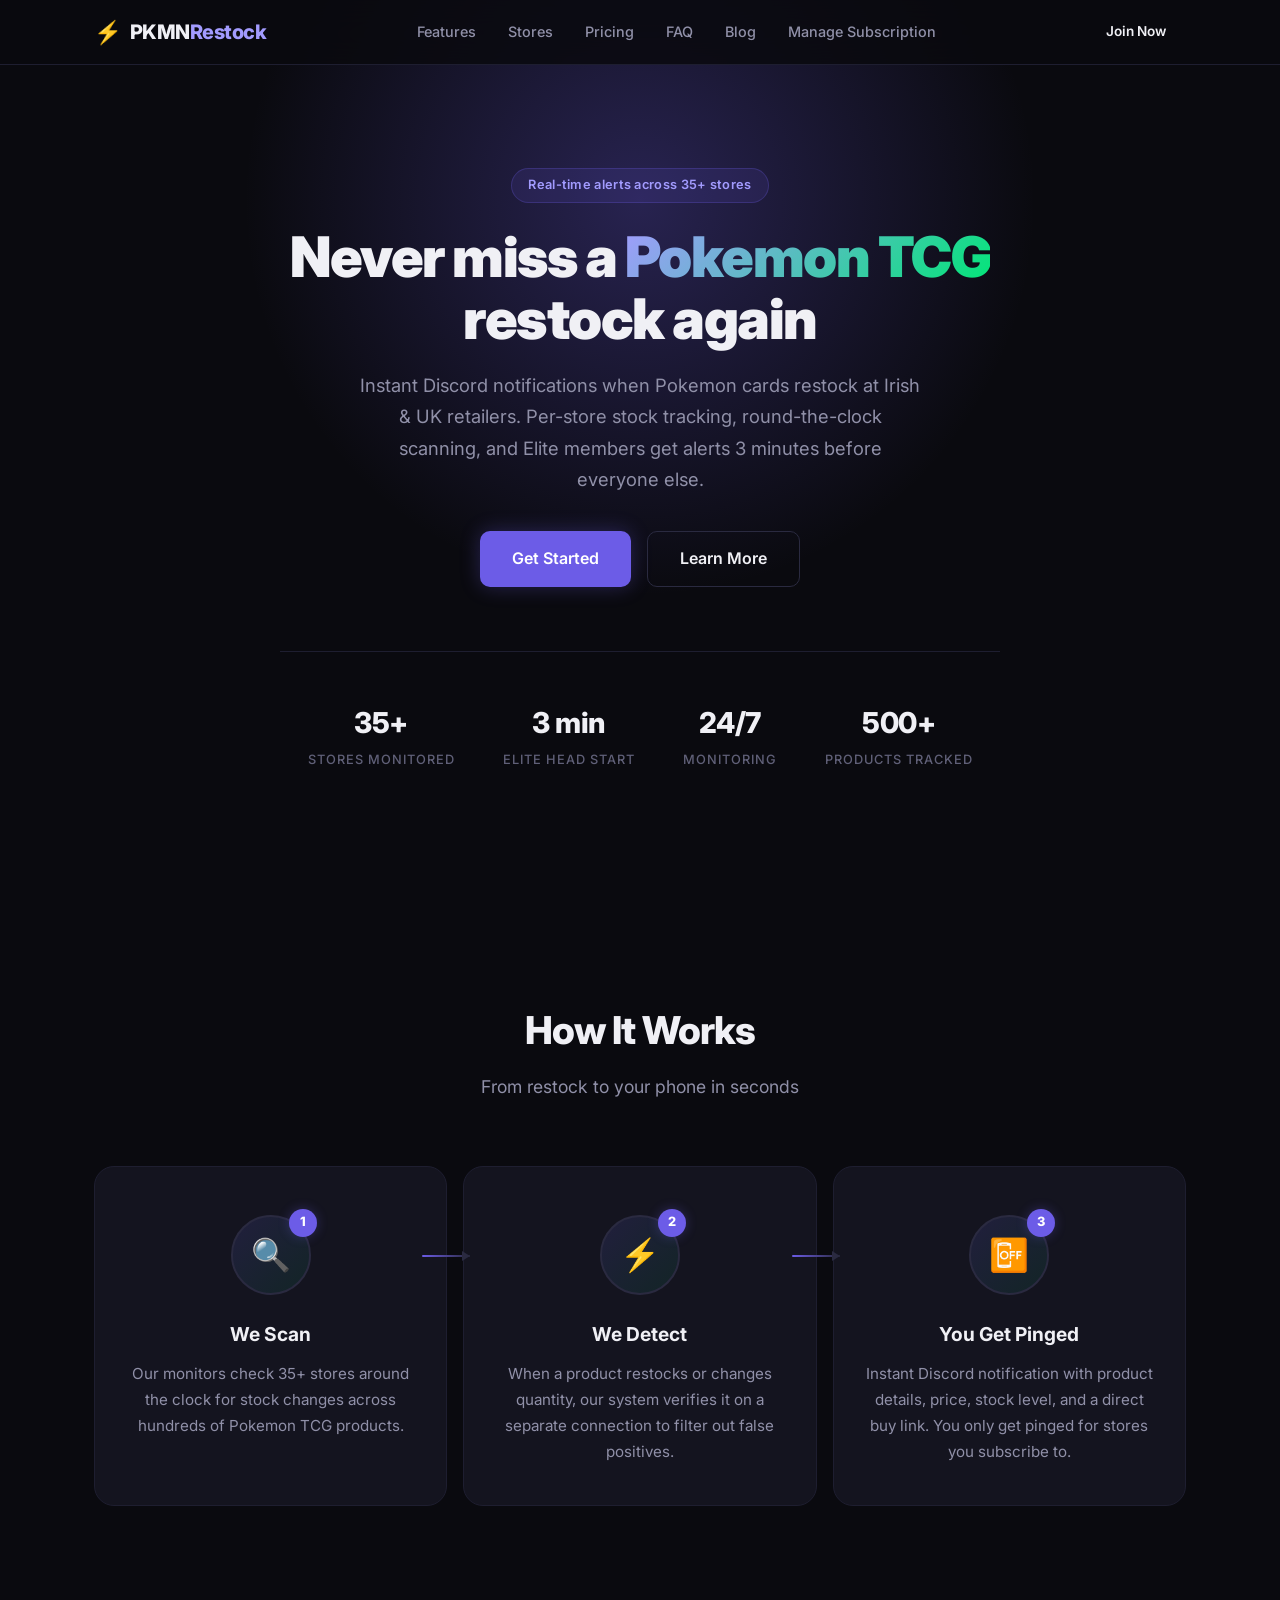
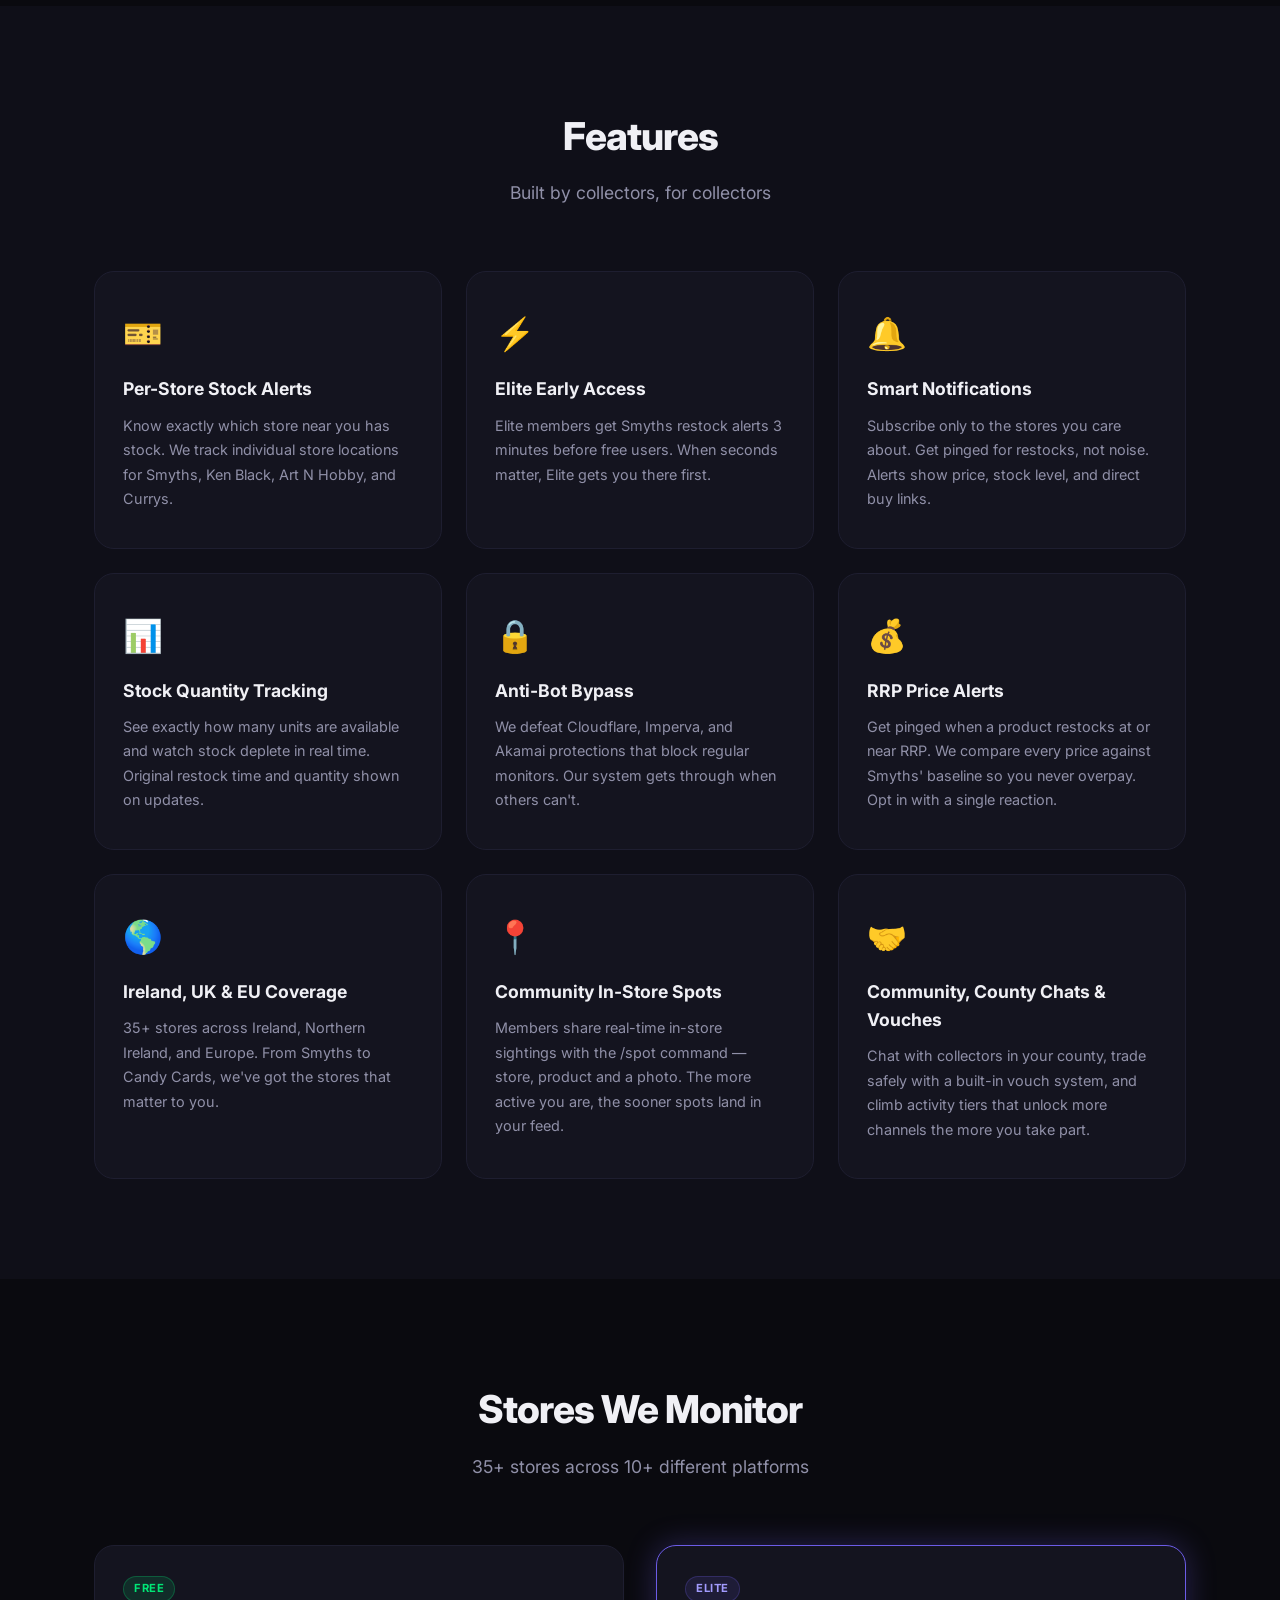
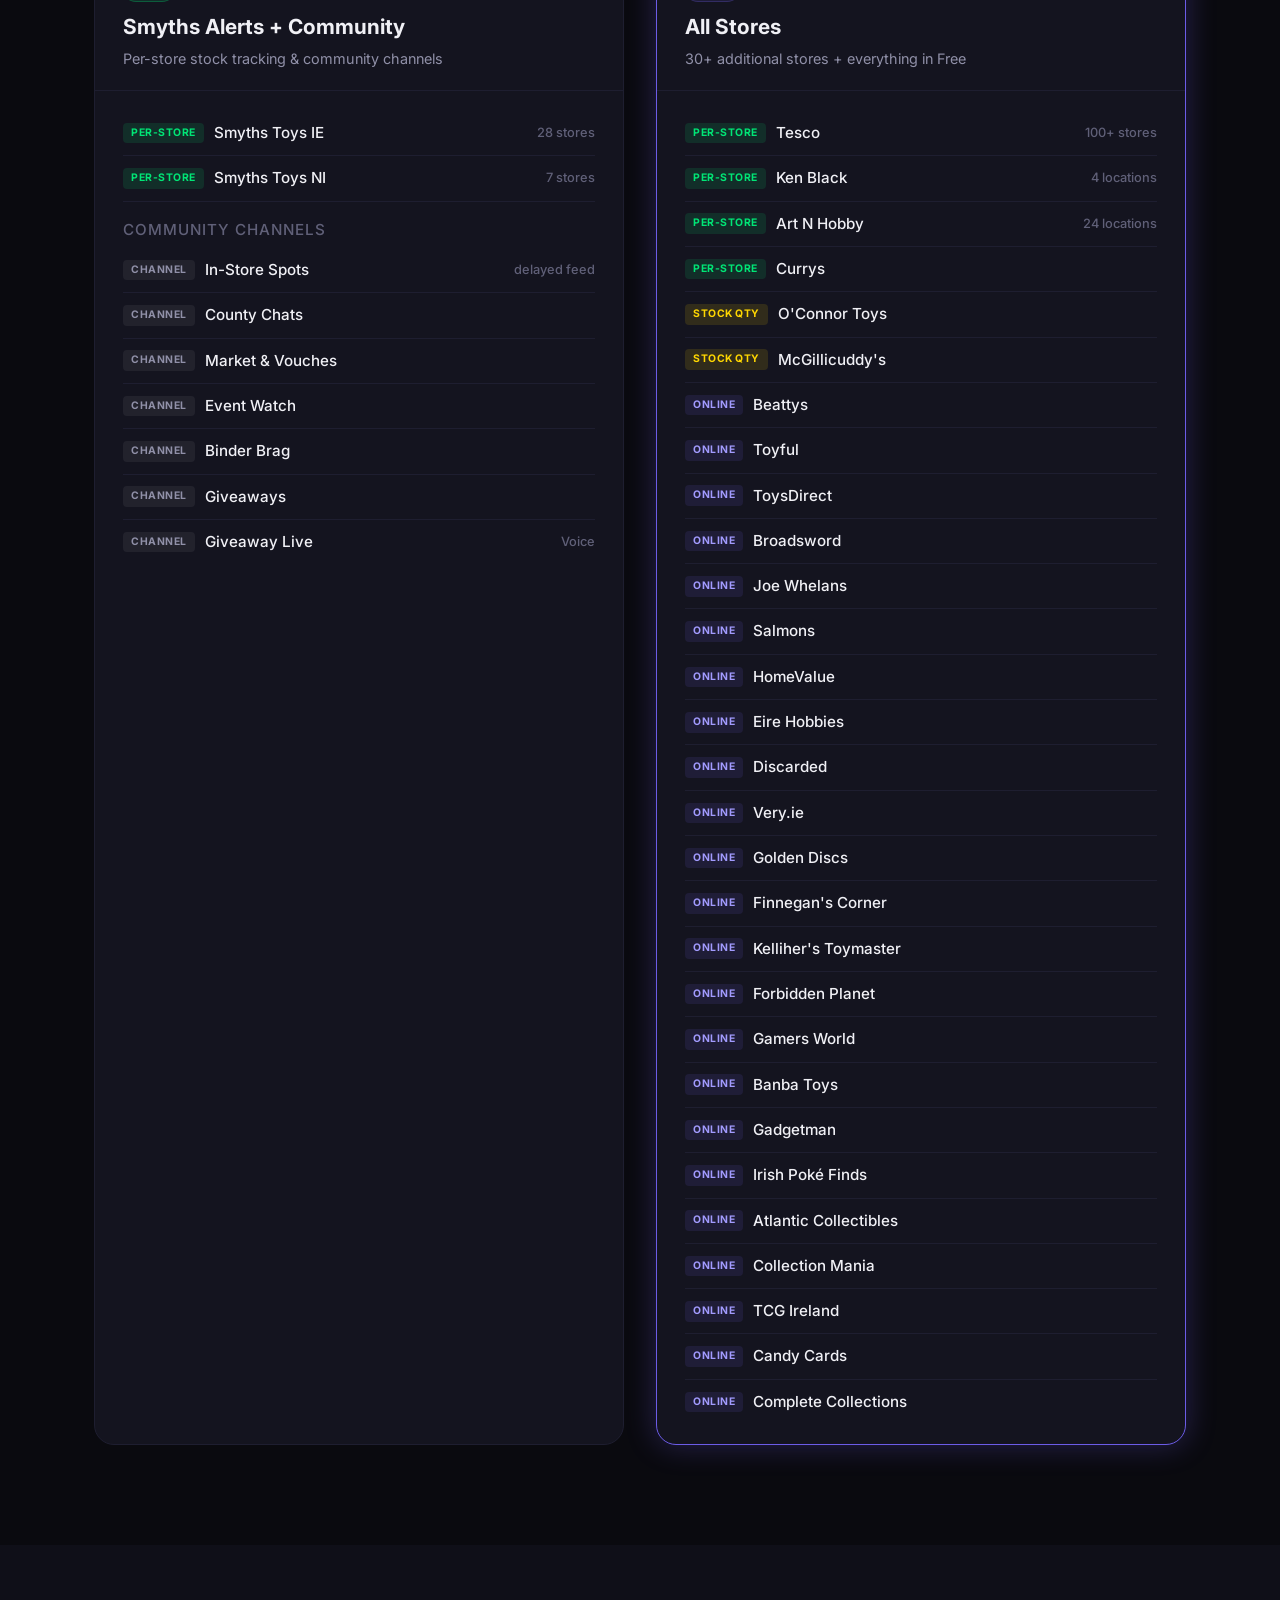
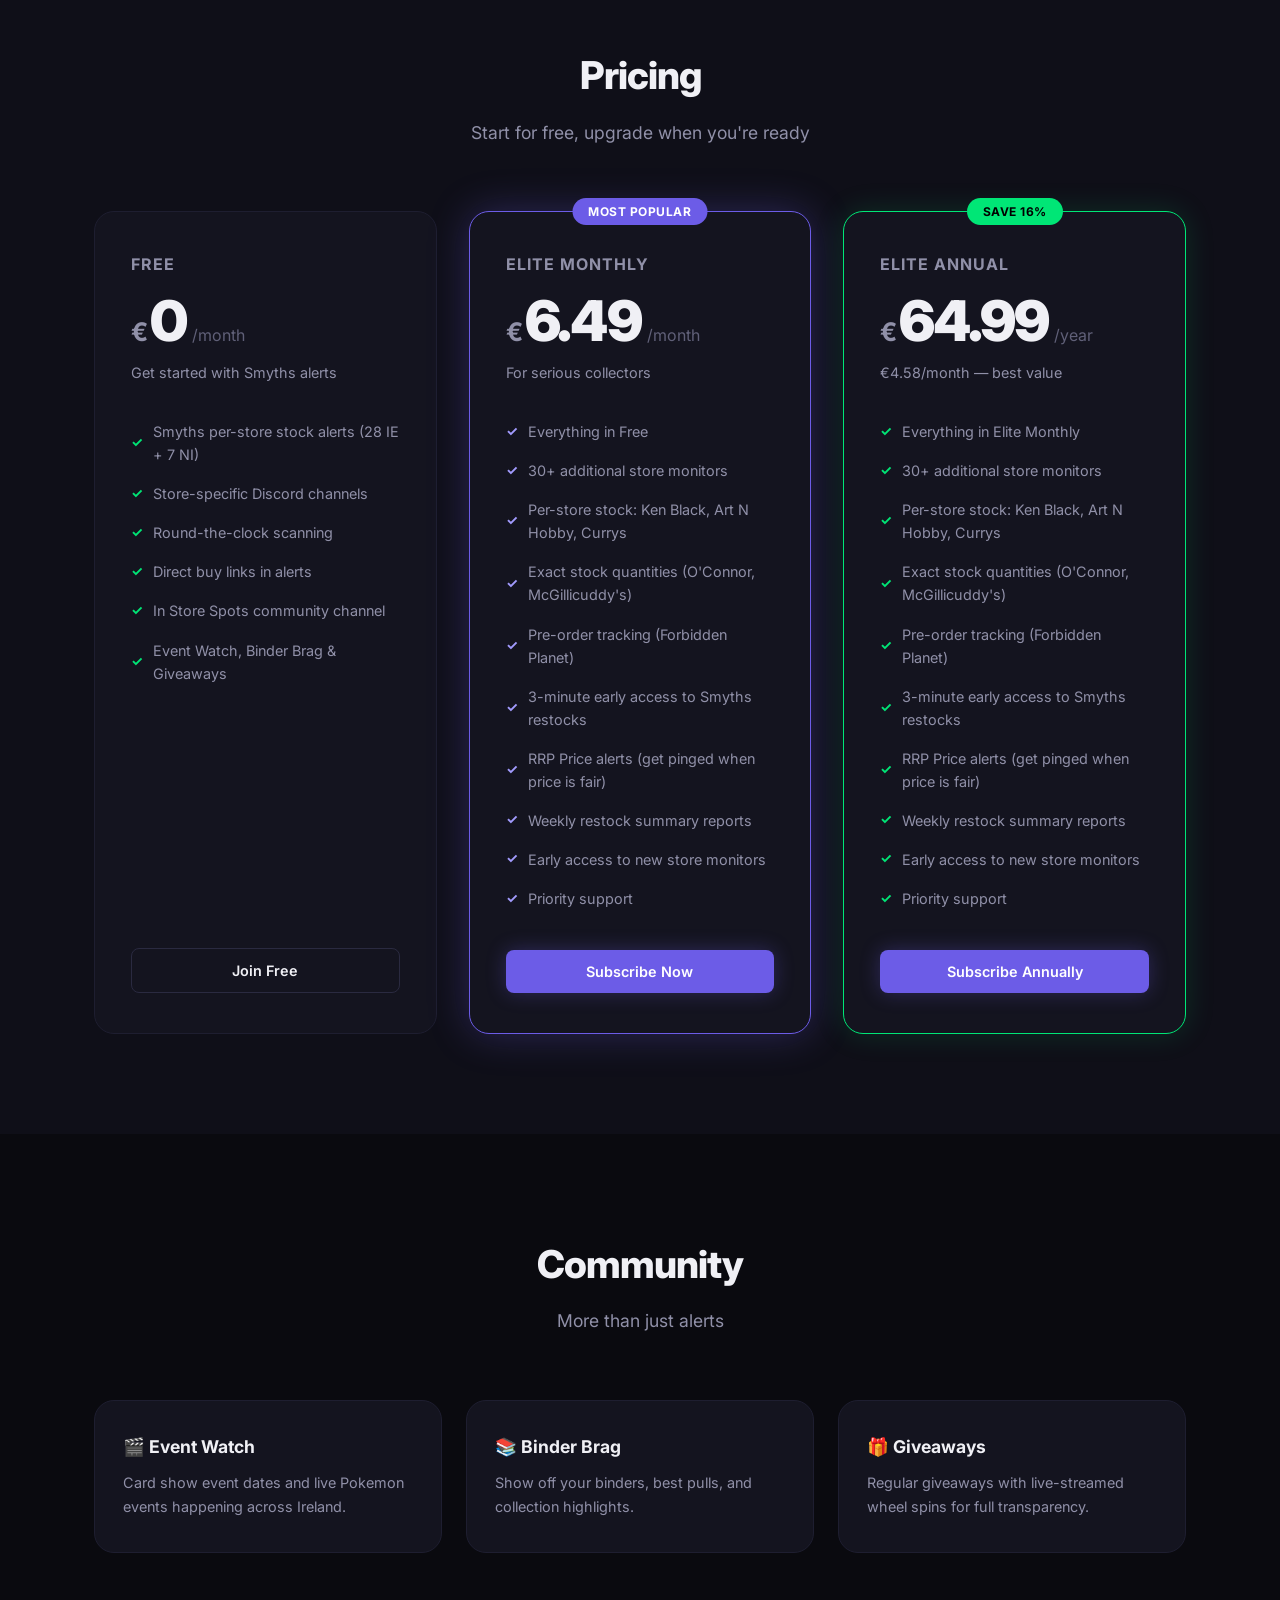
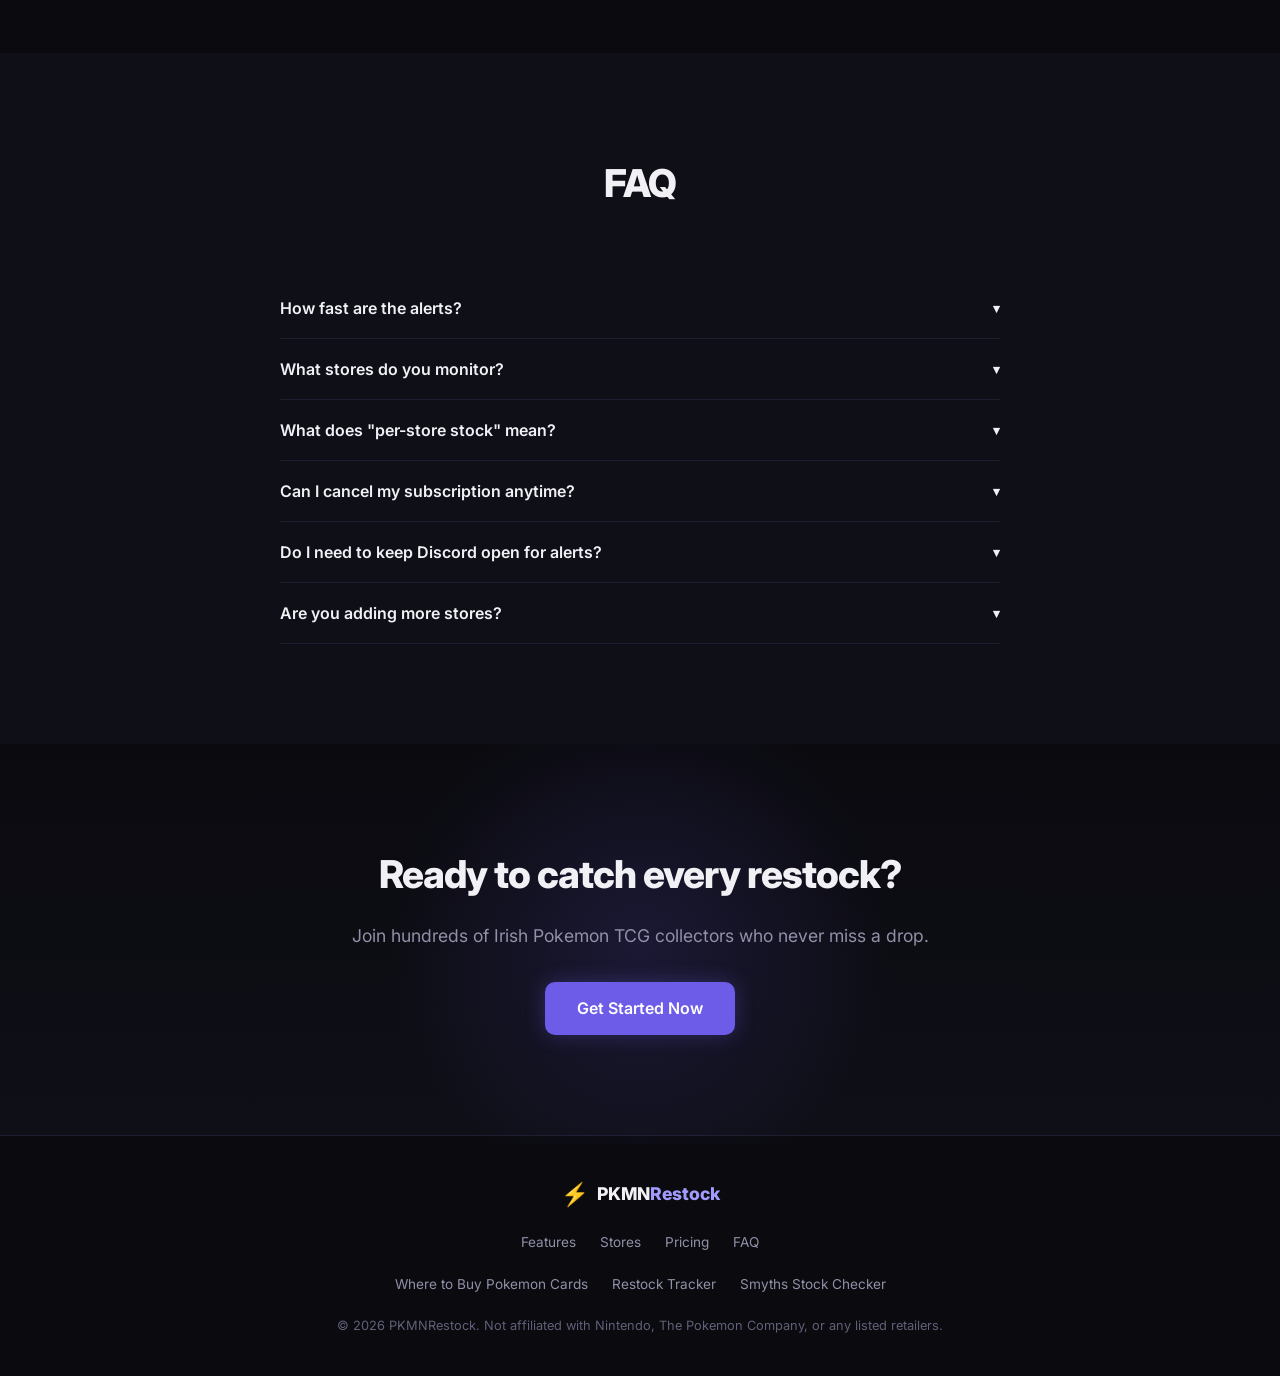
<file: index.html>
<!DOCTYPE html>
<html lang="en">
<head>
<!-- Google Tag Manager -->
<script>(function(w,d,s,l,i){w[l]=w[l]||[];w[l].push({'gtm.start':
new Date().getTime(),event:'gtm.js'});var f=d.getElementsByTagName(s)[0],
j=d.createElement(s),dl=l!='dataLayer'?'&l='+l:'';j.async=true;j.src=
'https://www.googletagmanager.com/gtm.js?id='+i+dl;f.parentNode.insertBefore(j,f);
})(window,document,'script','dataLayer','GTM-W5GQ55MK');</script>
<!-- End Google Tag Manager -->
    <meta charset="UTF-8">
    <meta name="viewport" content="width=device-width, initial-scale=1.0">
    <title>PKMN Restock - Pokemon TCG Restock Alerts for Ireland</title>
    <meta name="description" content="Real-time Pokemon TCG restock alerts for 35+ Irish & UK stores. Per-store stock tracking, Discord notifications, and more.">
    <meta property="og:title" content="PKMN Restock - Pokemon TCG Restock Alerts">
    <meta property="og:description" content="Never miss a Pokemon TCG restock in Ireland again. Real-time alerts from 35+ stores.">
    <meta property="og:type" content="website">
    <meta property="og:url" content="https://pkmnrestock.com">
    <link rel="preconnect" href="https://fonts.googleapis.com">
    <link rel="preconnect" href="https://fonts.gstatic.com" crossorigin>
    <link href="https://fonts.googleapis.com/css2?family=Inter:wght@400;500;600;700;800;900&display=swap" rel="stylesheet">
    <link rel="stylesheet" href="style.css?v=9">
</head>
<body>
<!-- Google Tag Manager (noscript) -->
<noscript><iframe src="https://www.googletagmanager.com/ns.html?id=GTM-W5GQ55MK"
height="0" width="0" style="display:none;visibility:hidden"></iframe></noscript>
<!-- End Google Tag Manager (noscript) -->

    <!-- Nav -->
    <nav class="nav">
        <div class="nav-inner">
            <a href="#" class="nav-logo">
                <span class="logo-icon">&#9889;</span>
                <span>PKMN<span class="logo-accent">Restock</span></span>
            </a>
            <div class="nav-links">
                <a href="#features">Features</a>
                <a href="#stores">Stores</a>
                <a href="#pricing">Pricing</a>
                <a href="#faq">FAQ</a>
                <a href="/blog/where-to-buy-pokemon-cards-ireland">Blog</a>
                <a href="https://billing.stripe.com/p/login/28E5kEewF97K9Ixa9f3F600" target="_blank">Manage Subscription</a>
            </div>
            <button class="hamburger" onclick="document.querySelector('.nav-links').classList.toggle('open')" aria-label="Menu">
                <span></span><span></span><span></span>
            </button>
            <a href="#pricing" class="btn btn-nav">Join Now</a>
        </div>
    </nav>

    <!-- Hero -->
    <section class="hero">
        <div class="hero-glow"></div>
        <div class="hero-content">
            <div class="hero-badge">Real-time alerts across 35+ stores</div>
            <h1>Never miss a <span class="text-gradient">Pokemon TCG</span> restock again</h1>
            <p class="hero-sub">Instant Discord notifications when Pokemon cards restock at Irish & UK retailers. Per-store stock tracking, round-the-clock scanning, and Elite members get alerts 3 minutes before everyone else.</p>
            <div class="hero-buttons">
                <a href="#pricing" class="btn btn-primary btn-lg">Get Started</a>
                <a href="#features" class="btn btn-outline btn-lg">Learn More</a>
            </div>
            <div class="hero-stats">
                <div class="stat">
                    <span class="stat-number">35+</span>
                    <span class="stat-label">Stores Monitored</span>
                </div>
                <div class="stat">
                    <span class="stat-number">3 min</span>
                    <span class="stat-label">Elite Head Start</span>
                </div>
                <div class="stat">
                    <span class="stat-number">24/7</span>
                    <span class="stat-label">Monitoring</span>
                </div>
                <div class="stat">
                    <span class="stat-number">500+</span>
                    <span class="stat-label">Products Tracked</span>
                </div>
            </div>
        </div>
    </section>

    <!-- How It Works -->
    <section class="section" id="how">
        <div class="container">
            <div class="section-header">
                <h2>How It Works</h2>
                <p>From restock to your phone in seconds</p>
            </div>
            <div class="steps">
                <div class="step">
                    <div class="step-icon-wrap">
                        <div class="step-icon">&#128269;</div>
                        <div class="step-number">1</div>
                    </div>
                    <div class="step-connector"></div>
                    <h3>We Scan</h3>
                    <p>Our monitors check 35+ stores around the clock for stock changes across hundreds of Pokemon TCG products.</p>
                </div>
                <div class="step">
                    <div class="step-icon-wrap">
                        <div class="step-icon">&#9889;</div>
                        <div class="step-number">2</div>
                    </div>
                    <div class="step-connector"></div>
                    <h3>We Detect</h3>
                    <p>When a product restocks or changes quantity, our system verifies it on a separate connection to filter out false positives.</p>
                </div>
                <div class="step">
                    <div class="step-icon-wrap">
                        <div class="step-icon">&#128244;</div>
                        <div class="step-number">3</div>
                    </div>
                    <h3>You Get Pinged</h3>
                    <p>Instant Discord notification with product details, price, stock level, and a direct buy link. You only get pinged for stores you subscribe to.</p>
                </div>
            </div>
        </div>
    </section>

    <!-- Features -->
    <section class="section section-dark" id="features">
        <div class="container">
            <div class="section-header">
                <h2>Features</h2>
                <p>Built by collectors, for collectors</p>
            </div>
            <div class="features-grid">
                <div class="feature-card">
                    <div class="feature-icon">&#127915;</div>
                    <h3>Per-Store Stock Alerts</h3>
                    <p>Know exactly which store near you has stock. We track individual store locations for Smyths, Ken Black, Art N Hobby, and Currys.</p>
                </div>
                <div class="feature-card">
                    <div class="feature-icon">&#9889;</div>
                    <h3>Elite Early Access</h3>
                    <p>Elite members get Smyths restock alerts 3 minutes before free users. When seconds matter, Elite gets you there first.</p>
                </div>
                <div class="feature-card">
                    <div class="feature-icon">&#128276;</div>
                    <h3>Smart Notifications</h3>
                    <p>Subscribe only to the stores you care about. Get pinged for restocks, not noise. Alerts show price, stock level, and direct buy links.</p>
                </div>
                <div class="feature-card">
                    <div class="feature-icon">&#128202;</div>
                    <h3>Stock Quantity Tracking</h3>
                    <p>See exactly how many units are available and watch stock deplete in real time. Original restock time and quantity shown on updates.</p>
                </div>
                <div class="feature-card">
                    <div class="feature-icon">&#128274;</div>
                    <h3>Anti-Bot Bypass</h3>
                    <p>We defeat Cloudflare, Imperva, and Akamai protections that block regular monitors. Our system gets through when others can't.</p>
                </div>
                <div class="feature-card">
                    <div class="feature-icon">&#128176;</div>
                    <h3>RRP Price Alerts</h3>
                    <p>Get pinged when a product restocks at or near RRP. We compare every price against Smyths' baseline so you never overpay. Opt in with a single reaction.</p>
                </div>
                <div class="feature-card">
                    <div class="feature-icon">&#127758;</div>
                    <h3>Ireland, UK &amp; EU Coverage</h3>
                    <p>35+ stores across Ireland, Northern Ireland, and Europe. From Smyths to Candy Cards, we've got the stores that matter to you.</p>
                </div>
                <div class="feature-card">
                    <div class="feature-icon">&#128205;</div>
                    <h3>Community In-Store Spots</h3>
                    <p>Members share real-time in-store sightings with the /spot command &mdash; store, product and a photo. The more active you are, the sooner spots land in your feed.</p>
                </div>
                <div class="feature-card">
                    <div class="feature-icon">&#129309;</div>
                    <h3>Community, County Chats &amp; Vouches</h3>
                    <p>Chat with collectors in your county, trade safely with a built-in vouch system, and climb activity tiers that unlock more channels the more you take part.</p>
                </div>
            </div>
        </div>
    </section>

    <!-- Stores -->
    <section class="section" id="stores">
        <div class="container">
            <div class="section-header">
                <h2>Stores We Monitor</h2>
                <p>35+ stores across 10+ different platforms</p>
            </div>
            <div class="tiers-comparison">
                <div class="tier-col">
                    <div class="tier-header tier-free">
                        <span class="tier-badge">Free</span>
                        <h3>Smyths Alerts + Community</h3>
                        <p>Per-store stock tracking &amp; community channels</p>
                    </div>
                    <ul class="store-list">
                        <li><span class="store-tag tag-perstore">Per-Store</span> Smyths Toys IE <span class="store-detail">28 stores</span></li>
                        <li><span class="store-tag tag-perstore">Per-Store</span> Smyths Toys NI <span class="store-detail">7 stores</span></li>
                        <li class="store-list-divider">Community Channels</li>
                        <li><span class="store-tag tag-community">Channel</span> In-Store Spots <span class="store-detail">delayed feed</span></li>
                        <li><span class="store-tag tag-community">Channel</span> County Chats</li>
                        <li><span class="store-tag tag-community">Channel</span> Market &amp; Vouches</li>
                        <li><span class="store-tag tag-community">Channel</span> Event Watch</li>
                        <li><span class="store-tag tag-community">Channel</span> Binder Brag</li>
                        <li><span class="store-tag tag-community">Channel</span> Giveaways</li>
                        <li><span class="store-tag tag-community">Channel</span> Giveaway Live <span class="store-detail">Voice</span></li>
                    </ul>
                </div>
                <div class="tier-col">
                    <div class="tier-header tier-paid">
                        <span class="tier-badge">Elite</span>
                        <h3>All Stores</h3>
                        <p>30+ additional stores + everything in Free</p>
                    </div>
                    <ul class="store-list">
                        <li><span class="store-tag tag-perstore">Per-Store</span> Tesco <span class="store-detail">100+ stores</span></li>
                        <li><span class="store-tag tag-perstore">Per-Store</span> Ken Black <span class="store-detail">4 locations</span></li>
                        <li><span class="store-tag tag-perstore">Per-Store</span> Art N Hobby <span class="store-detail">24 locations</span></li>
                        <li><span class="store-tag tag-perstore">Per-Store</span> Currys</li>
                        <li><span class="store-tag tag-qty">Stock Qty</span> O'Connor Toys</li>
                        <li><span class="store-tag tag-qty">Stock Qty</span> McGillicuddy's</li>
                        <li><span class="store-tag tag-online">Online</span> Beattys</li>
                        <li><span class="store-tag tag-online">Online</span> Toyful</li>
                        <li><span class="store-tag tag-online">Online</span> ToysDirect</li>
                        <li><span class="store-tag tag-online">Online</span> Broadsword</li>
                        <li><span class="store-tag tag-online">Online</span> Joe Whelans</li>
                        <li><span class="store-tag tag-online">Online</span> Salmons</li>
                        <li><span class="store-tag tag-online">Online</span> HomeValue</li>
                        <li><span class="store-tag tag-online">Online</span> Eire Hobbies</li>
                        <li><span class="store-tag tag-online">Online</span> Discarded</li>
                        <li><span class="store-tag tag-online">Online</span> Very.ie</li>
                        <li><span class="store-tag tag-online">Online</span> Golden Discs</li>
                        <li><span class="store-tag tag-online">Online</span> Finnegan's Corner</li>
                        <li><span class="store-tag tag-online">Online</span> Kelliher's Toymaster</li>
                        <li><span class="store-tag tag-online">Online</span> Forbidden Planet</li>
                        <li><span class="store-tag tag-online">Online</span> Gamers World</li>
                        <li><span class="store-tag tag-online">Online</span> Banba Toys</li>
                        <li><span class="store-tag tag-online">Online</span> Gadgetman</li>
                        <li><span class="store-tag tag-online">Online</span> Irish Poké Finds</li>
                        <li><span class="store-tag tag-online">Online</span> Atlantic Collectibles</li>
                        <li><span class="store-tag tag-online">Online</span> Collection Mania</li>
                        <li><span class="store-tag tag-online">Online</span> TCG Ireland</li>
                        <li><span class="store-tag tag-online">Online</span> Candy Cards</li>
                        <li><span class="store-tag tag-online">Online</span> Complete Collections</li>
                    </ul>
                </div>
            </div>
        </div>
    </section>

    <!-- Pricing -->
    <section class="section section-dark" id="pricing">
        <div class="container">
            <div class="section-header">
                <h2>Pricing</h2>
                <p>Start for free, upgrade when you're ready</p>
            </div>
            <div class="pricing-grid pricing-grid-3">
                <div class="price-card">
                    <div class="price-tier">Free</div>
                    <div class="price-amount">
                        <span class="price-currency">&euro;</span>
                        <span class="price-value">0</span>
                        <span class="price-period">/month</span>
                    </div>
                    <p class="price-desc">Get started with Smyths alerts</p>
                    <ul class="price-features">
                        <li>Smyths per-store stock alerts (28 IE + 7 NI)</li>
                        <li>Store-specific Discord channels</li>
                        <li>Round-the-clock scanning</li>
                        <li>Direct buy links in alerts</li>
                        <li>In Store Spots community channel</li>
                        <li>Event Watch, Binder Brag &amp; Giveaways</li>
                    </ul>
                    <a href="https://discord.gg/amVY47PHuM" class="btn btn-outline btn-block" target="_blank">Join Free</a>
                </div>
                <div class="price-card price-card-featured">
                    <div class="price-popular">Most Popular</div>
                    <div class="price-tier">Elite Monthly</div>
                    <div class="price-amount">
                        <span class="price-currency">&euro;</span>
                        <span class="price-value">6.49</span>
                        <span class="price-period">/month</span>
                    </div>
                    <p class="price-desc">For serious collectors</p>
                    <ul class="price-features">
                        <li>Everything in Free</li>
                        <li>30+ additional store monitors</li>
                        <li>Per-store stock: Ken Black, Art N Hobby, Currys</li>
                        <li>Exact stock quantities (O'Connor, McGillicuddy's)</li>
                        <li>Pre-order tracking (Forbidden Planet)</li>
                        <li>3-minute early access to Smyths restocks</li>
                        <li>RRP Price alerts (get pinged when price is fair)</li>
                        <li>Weekly restock summary reports</li>
                        <li>Early access to new store monitors</li>
                        <li>Priority support</li>
                    </ul>
                    <a href="https://buy.stripe.com/9B6cN660997KdYN2GN3F605" class="btn btn-primary btn-block" target="_blank">Subscribe Now</a>
                </div>
                <div class="price-card price-card-annual">
                    <div class="price-save">Save 16%</div>
                    <div class="price-tier">Elite Annual</div>
                    <div class="price-amount">
                        <span class="price-currency">&euro;</span>
                        <span class="price-value">64.99</span>
                        <span class="price-period">/year</span>
                    </div>
                    <p class="price-desc">&euro;4.58/month &mdash; best value</p>
                    <ul class="price-features">
                        <li>Everything in Elite Monthly</li>
                        <li>30+ additional store monitors</li>
                        <li>Per-store stock: Ken Black, Art N Hobby, Currys</li>
                        <li>Exact stock quantities (O'Connor, McGillicuddy's)</li>
                        <li>Pre-order tracking (Forbidden Planet)</li>
                        <li>3-minute early access to Smyths restocks</li>
                        <li>RRP Price alerts (get pinged when price is fair)</li>
                        <li>Weekly restock summary reports</li>
                        <li>Early access to new store monitors</li>
                        <li>Priority support</li>
                    </ul>
                    <a href="https://buy.stripe.com/4gMcN6fAJ4Ru3k9gxD3F604" class="btn btn-primary btn-block" id="checkout-annual-btn" target="_blank">Subscribe Annually</a>
                </div>
            </div>
        </div>
    </section>

    <!-- Community -->
    <section class="section" id="community">
        <div class="container">
            <div class="section-header">
                <h2>Community</h2>
                <p>More than just alerts</p>
            </div>
            <div class="community-grid">
                <div class="community-card">
                    <h3>&#127916; Event Watch</h3>
                    <p>Card show event dates and live Pokemon events happening across Ireland.</p>
                </div>
                <div class="community-card">
                    <h3>&#128218; Binder Brag</h3>
                    <p>Show off your binders, best pulls, and collection highlights.</p>
                </div>
                <div class="community-card">
                    <h3>&#127873; Giveaways</h3>
                    <p>Regular giveaways with live-streamed wheel spins for full transparency.</p>
                </div>
            </div>
        </div>
    </section>

    <!-- FAQ -->
    <section class="section section-dark" id="faq">
        <div class="container">
            <div class="section-header">
                <h2>FAQ</h2>
            </div>
            <div class="faq-list">
                <div class="faq-item">
                    <button class="faq-question" onclick="this.parentElement.classList.toggle('open')">
                        How fast are the alerts?
                        <span class="faq-arrow">&#9662;</span>
                    </button>
                    <div class="faq-answer">
                        <p>Our monitors scan around the clock. When a restock is detected, the Discord alert fires within seconds — and Elite members get Smyths alerts 3 minutes before free users. For Smyths, we also verify restocks on a separate connection to eliminate false positives.</p>
                    </div>
                </div>
                <div class="faq-item">
                    <button class="faq-question" onclick="this.parentElement.classList.toggle('open')">
                        What stores do you monitor?
                        <span class="faq-arrow">&#9662;</span>
                    </button>
                    <div class="faq-answer">
                        <p>We monitor 35+ stores across Ireland and the UK including Smyths Toys, Tesco, Ken Black, Art N Hobby, Currys, Very.ie, Golden Discs, Forbidden Planet, and many more. Free members get Smyths alerts, Elite members get all of them.</p>
                    </div>
                </div>
                <div class="faq-item">
                    <button class="faq-question" onclick="this.parentElement.classList.toggle('open')">
                        What does "per-store stock" mean?
                        <span class="faq-arrow">&#9662;</span>
                    </button>
                    <div class="faq-answer">
                        <p>For Smyths (35 locations), Ken Black (4 locations), Art N Hobby (24 locations), and Currys, we track stock at each individual store. You get pinged only for stores near you, not just "available online".</p>
                    </div>
                </div>
                <div class="faq-item">
                    <button class="faq-question" onclick="this.parentElement.classList.toggle('open')">
                        Can I cancel my subscription anytime?
                        <span class="faq-arrow">&#9662;</span>
                    </button>
                    <div class="faq-answer">
                        <p>Yes, you can cancel anytime. Your Elite access will remain active until the end of your current billing period. No questions asked.</p>
                    </div>
                </div>
                <div class="faq-item">
                    <button class="faq-question" onclick="this.parentElement.classList.toggle('open')">
                        Do I need to keep Discord open for alerts?
                        <span class="faq-arrow">&#9662;</span>
                    </button>
                    <div class="faq-answer">
                        <p>No. Discord sends push notifications to your phone even when the app is closed, as long as you have notifications enabled for the server. You'll get pinged the moment a restock is detected.</p>
                    </div>
                </div>
                <div class="faq-item">
                    <button class="faq-question" onclick="this.parentElement.classList.toggle('open')">
                        Are you adding more stores?
                        <span class="faq-arrow">&#9662;</span>
                    </button>
                    <div class="faq-answer">
                        <p>Yes, we're constantly adding new stores. Elite members get early access to new monitors as they're added. If there's a store you want monitored, let us know in the Discord.</p>
                    </div>
                </div>
            </div>
        </div>
    </section>

    <!-- CTA -->
    <section class="section cta-section">
        <div class="container">
            <div class="cta-content">
                <h2>Ready to catch every restock?</h2>
                <p>Join hundreds of Irish Pokemon TCG collectors who never miss a drop.</p>
                <a href="#pricing" class="btn btn-primary btn-lg">Get Started Now</a>
            </div>
        </div>
    </section>

    <!-- Footer -->
    <footer class="footer">
        <div class="container">
            <div class="footer-inner">
                <div class="footer-brand">
                    <span class="logo-icon">&#9889;</span>
                    <span>PKMN<span class="logo-accent">Restock</span></span>
                </div>
                <div class="footer-links">
                    <a href="#features">Features</a>
                    <a href="#stores">Stores</a>
                    <a href="#pricing">Pricing</a>
                    <a href="#faq">FAQ</a>
                </div>
                <div class="footer-links">
                    <a href="/blog/where-to-buy-pokemon-cards-ireland">Where to Buy Pokemon Cards</a>
                    <a href="/blog/pokemon-tcg-restock-tracker-ireland">Restock Tracker</a>
                    <a href="/blog/smyths-pokemon-stock-checker">Smyths Stock Checker</a>
                </div>
                <p class="footer-copy">&copy; 2026 PKMNRestock. Not affiliated with Nintendo, The Pokemon Company, or any listed retailers.</p>
            </div>
        </div>
    </footer>

</body>
</html>
</file>
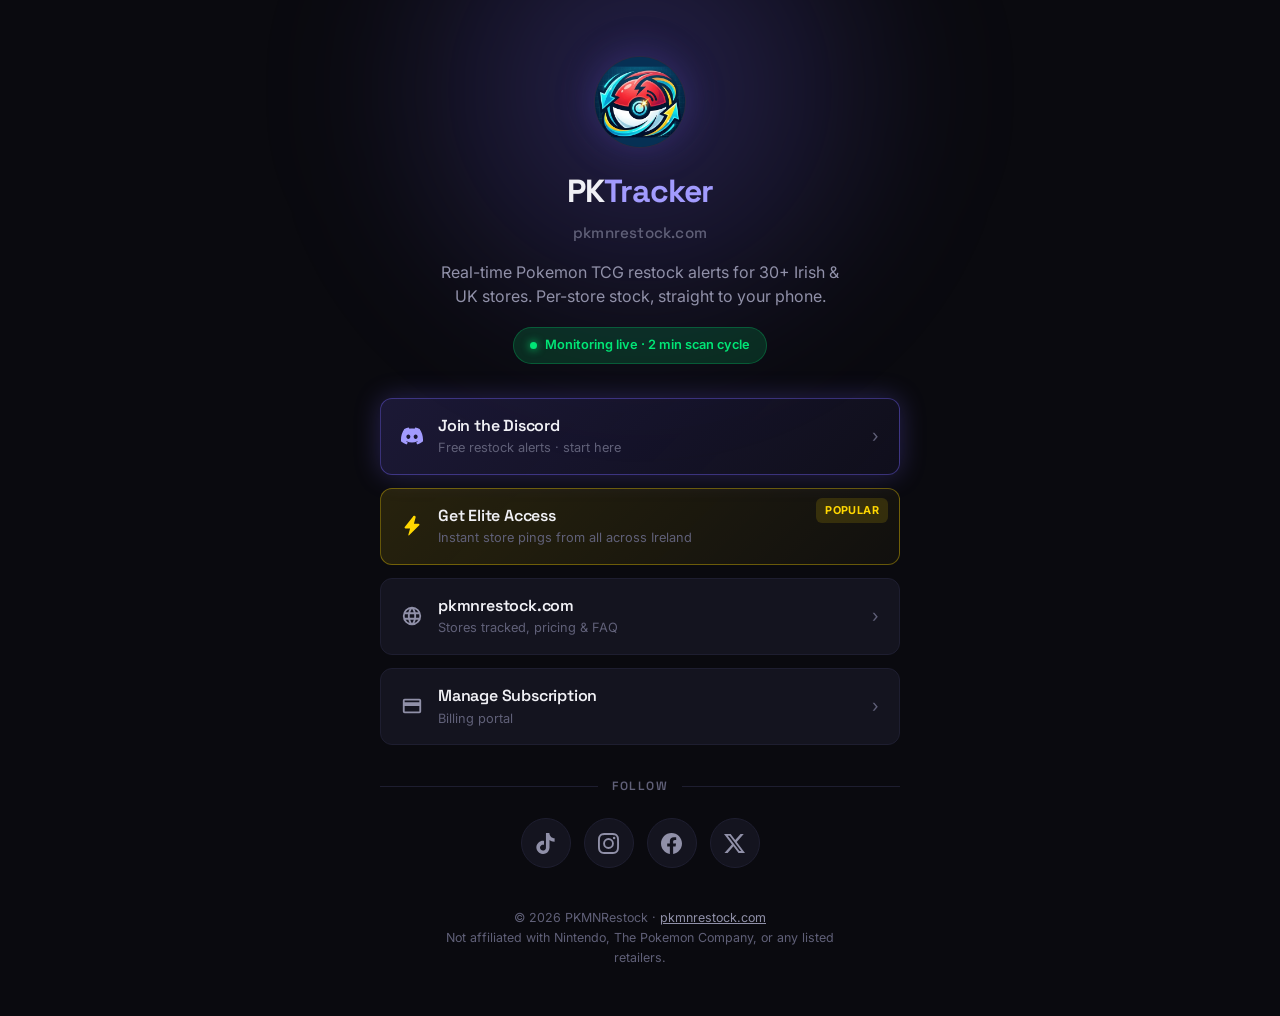
<file: links.html>
<!DOCTYPE html>
<html lang="en">
<head>
<!-- Google Tag Manager -->
<script>(function(w,d,s,l,i){w[l]=w[l]||[];w[l].push({'gtm.start':
new Date().getTime(),event:'gtm.js'});var f=d.getElementsByTagName(s)[0],
j=d.createElement(s),dl=l!='dataLayer'?'&l='+l:'';j.async=true;j.src=
'https://www.googletagmanager.com/gtm.js?id='+i+dl;f.parentNode.insertBefore(j,f);
})(window,document,'script','dataLayer','GTM-W5GQ55MK');</script>
<!-- End Google Tag Manager -->
    <meta charset="UTF-8">
    <meta name="viewport" content="width=device-width, initial-scale=1.0">
    <title>PK Tracker - All Links</title>
    <meta name="description" content="Every PK Tracker link in one place - Discord, TikTok, Instagram, and real-time Pokemon TCG restock alerts for Ireland &amp; UK.">
    <meta name="robots" content="index, follow">
    <link rel="canonical" href="https://pkmnrestock.com/links">
    <meta property="og:title" content="PK Tracker - All Links">
    <meta property="og:description" content="Every PK Tracker link in one place - Discord, socials, and Pokemon TCG restock alerts.">
    <meta property="og:type" content="website">
    <meta property="og:url" content="https://pkmnrestock.com/links">
    <link rel="preconnect" href="https://fonts.googleapis.com">
    <link rel="preconnect" href="https://fonts.gstatic.com" crossorigin>
    <link href="https://fonts.googleapis.com/css2?family=Inter:wght@400;500;600;700;800;900&family=Space+Grotesk:wght@500;600;700&display=swap" rel="stylesheet">
    <link rel="stylesheet" href="style.css?v=9">
    <style>
        /* ── Link-in-bio page ───────────────────────────────────────────── */
        .links-page {
            min-height: 100vh;
            display: flex;
            flex-direction: column;
            align-items: center;
            padding: 56px 20px 48px;
            position: relative;
            overflow: hidden;
        }

        /* Ambient glow, same treatment as the hero on the landing page */
        .links-glow {
            position: absolute;
            top: -220px;
            left: 50%;
            transform: translateX(-50%);
            width: 620px;
            height: 620px;
            background: radial-gradient(circle, var(--accent-glow) 0%, transparent 68%);
            filter: blur(60px);
            pointer-events: none;
            z-index: 0;
        }

        .links-inner {
            position: relative;
            z-index: 1;
            width: 100%;
            max-width: 520px;
            display: flex;
            flex-direction: column;
            align-items: center;
        }

        /* ── Profile header ─────────────────────────────────────────────── */
        .links-avatar {
            display: block;
            width: 92px;
            height: 92px;
            border-radius: 50%;
            object-fit: cover;
            background: var(--bg-card);
            border: 1px solid var(--border-light);
            box-shadow: 0 0 40px var(--accent-glow);
            margin-bottom: 18px;
        }

        .links-name {
            font-family: 'Space Grotesk', 'Inter', sans-serif;
            font-size: 2rem;
            font-weight: 700;
            letter-spacing: -1px;
            text-align: center;
        }

        .links-handle {
            font-family: 'Space Grotesk', 'Inter', sans-serif;
            font-size: 0.95rem;
            font-weight: 500;
            letter-spacing: 0.2px;
            color: var(--text-muted);
            margin-top: 4px;
        }

        .links-bio {
            margin-top: 14px;
            text-align: center;
            color: var(--text-secondary);
            font-size: 1rem;
            max-width: 420px;
            line-height: 1.55;
        }

        .links-status {
            display: inline-flex;
            align-items: center;
            gap: 8px;
            margin-top: 18px;
            padding: 7px 16px;
            border-radius: 999px;
            background: var(--green-glow);
            border: 1px solid rgba(0, 230, 118, 0.25);
            font-size: 0.8rem;
            font-weight: 600;
            color: var(--green);
        }

        .status-dot {
            width: 7px;
            height: 7px;
            border-radius: 50%;
            background: var(--green);
            box-shadow: 0 0 8px var(--green);
            animation: pulse 2s ease-in-out infinite;
        }

        @keyframes pulse {
            0%, 100% { opacity: 1; }
            50%      { opacity: 0.35; }
        }

        /* ── Link buttons ───────────────────────────────────────────────── */
        .links-list {
            width: 100%;
            margin-top: 34px;
            display: flex;
            flex-direction: column;
            gap: 13px;
        }

        .link-row {
            position: relative;
            overflow: hidden;
            display: flex;
            align-items: center;
            gap: 15px;
            width: 100%;
            padding: 17px 20px;
            border-radius: var(--radius);
            background: var(--bg-card);
            border: 1px solid var(--border);
            transition: all var(--transition);
        }

        .link-row:hover {
            background: var(--bg-card-hover);
            border-color: var(--border-light);
            transform: translateY(-2px);
            box-shadow: var(--shadow);
        }

        .link-row .link-icon {
            flex-shrink: 0;
            width: 22px;
            height: 22px;
            display: flex;
            align-items: center;
            justify-content: center;
            color: var(--text-secondary);
            transition: color var(--transition);
        }

        .link-row:hover .link-icon { color: var(--text-primary); }

        .link-icon svg { width: 100%; height: 100%; fill: currentColor; }

        .link-text { flex: 1; min-width: 0; }

        .link-title {
            display: block;
            font-family: 'Space Grotesk', 'Inter', sans-serif;
            font-size: 1rem;
            font-weight: 600;
            letter-spacing: -0.2px;
            line-height: 1.3;
            color: var(--text-primary);
        }

        .link-sub {
            display: block;
            font-size: 0.8rem;
            line-height: 1.35;
            color: var(--text-muted);
            margin-top: 3px;
        }

        .link-arrow {
            flex-shrink: 0;
            color: var(--text-muted);
            font-size: 1.1rem;
            transition: transform var(--transition), color var(--transition);
        }

        .link-row:hover .link-arrow {
            transform: translateX(3px);
            color: var(--text-secondary);
        }

        /* Featured (primary CTA) variant */
        .link-row.featured {
            background: linear-gradient(135deg, rgba(108, 92, 231, 0.18), rgba(108, 92, 231, 0.06));
            border-color: rgba(108, 92, 231, 0.45);
            box-shadow: 0 0 26px var(--accent-glow);
        }

        .link-row.featured:hover {
            border-color: var(--accent-light);
            box-shadow: 0 0 38px var(--accent-glow);
        }

        .link-row.featured .link-icon,
        .link-row.featured:hover .link-icon { color: var(--accent-light); }

        /* Elite / gold variant */
        .link-row.gold {
            background: linear-gradient(135deg, rgba(255, 215, 0, 0.12), rgba(255, 215, 0, 0.03));
            border-color: rgba(255, 215, 0, 0.35);
        }

        .link-row.gold:hover { border-color: var(--gold); }

        .link-row.gold .link-icon,
        .link-row.gold:hover .link-icon { color: var(--gold); }

        .link-badge {
            position: absolute;
            top: 9px;
            right: 11px;
            flex-shrink: 0;
            font-size: 0.68rem;
            font-weight: 700;
            letter-spacing: 0.4px;
            text-transform: uppercase;
            padding: 4px 9px;
            border-radius: 6px;
            background: rgba(255, 215, 0, 0.14);
            color: var(--gold);
        }

        /* ── Socials row ────────────────────────────────────────────────── */
        .links-divider {
            width: 100%;
            display: flex;
            align-items: center;
            gap: 14px;
            margin: 32px 0 22px;
            color: var(--text-muted);
            font-family: 'Space Grotesk', 'Inter', sans-serif;
            font-size: 0.75rem;
            font-weight: 600;
            letter-spacing: 1.5px;
            text-transform: uppercase;
        }

        .links-divider::before,
        .links-divider::after {
            content: "";
            flex: 1;
            height: 1px;
            background: var(--border);
        }

        .socials {
            display: flex;
            flex-wrap: wrap;
            justify-content: center;
            gap: 13px;
        }

        .social-btn {
            width: 50px;
            height: 50px;
            border-radius: 50%;
            display: flex;
            align-items: center;
            justify-content: center;
            background: var(--bg-card);
            border: 1px solid var(--border);
            color: var(--text-secondary);
            transition: all var(--transition);
        }

        .social-btn svg { width: 21px; height: 21px; fill: currentColor; }

        .social-btn:hover {
            color: var(--text-primary);
            border-color: var(--accent);
            background: rgba(108, 92, 231, 0.1);
            transform: translateY(-3px);
        }

        /* ── Icon animations ───────────────────────────────────────────── */

        /* Idle: gentle stagger so the social row breathes instead of sitting dead */
        @keyframes float-y {
            0%, 100% { transform: translateY(0); }
            50%      { transform: translateY(-4px); }
        }

        .social-btn svg {
            animation: float-y 3.6s ease-in-out infinite;
            transition: transform var(--transition);
        }

        .socials .social-btn:nth-child(1) svg { animation-delay: 0s; }
        .socials .social-btn:nth-child(2) svg { animation-delay: 0.35s; }
        .socials .social-btn:nth-child(3) svg { animation-delay: 0.7s; }
        .socials .social-btn:nth-child(4) svg { animation-delay: 1.05s; }

        /* Hover: stop the drift, pop the glyph */
        .social-btn:hover svg {
            animation-play-state: paused;
            transform: scale(1.18);
        }

        /* Hover: each platform lights up in its own colour */
        .social-btn.tiktok:hover {
            color: #fff;
            border-color: #FE2C55;
            background: rgba(254, 44, 85, 0.12);
            box-shadow: 0 0 22px rgba(254, 44, 85, 0.35);
        }

        .social-btn.instagram:hover {
            color: #fff;
            border-color: #E1306C;
            background: rgba(225, 48, 108, 0.12);
            box-shadow: 0 0 22px rgba(225, 48, 108, 0.35);
        }

        .social-btn.facebook:hover {
            color: #fff;
            border-color: #1877F2;
            background: rgba(24, 119, 242, 0.12);
            box-shadow: 0 0 22px rgba(24, 119, 242, 0.35);
        }

        .social-btn.x:hover {
            color: #fff;
            border-color: #fff;
            background: rgba(255, 255, 255, 0.1);
            box-shadow: 0 0 22px rgba(255, 255, 255, 0.22);
        }

        /* Row icons: shared transition, then per-icon character */
        .link-icon svg { transition: transform var(--transition); }

        /* Discord — idle bob, like it's nudging you */
        @keyframes bob {
            0%, 100% { transform: translateY(0)     rotate(0deg); }
            25%      { transform: translateY(-2.5px) rotate(-7deg); }
            75%      { transform: translateY(1.5px)  rotate(7deg); }
        }

        .icon-discord svg { animation: bob 3s ease-in-out infinite; }
        .link-row:hover .icon-discord svg { transform: scale(1.12); }

        /* Lightning — slow charge/flicker */
        @keyframes zap {
            0%, 100% { filter: drop-shadow(0 0 0 transparent); opacity: 1; }
            50%      { filter: drop-shadow(0 0 7px var(--gold)); opacity: 0.82; }
        }

        .icon-bolt svg { animation: zap 2.4s ease-in-out infinite; }
        .link-row:hover .icon-bolt svg { transform: scale(1.15); }

        /* Globe — full rotation on hover */
        .icon-globe svg { transition: transform 0.7s cubic-bezier(0.4, 0, 0.2, 1); }
        .link-row:hover .icon-globe svg { transform: rotate(360deg); }

        /* Billing — card slides out */
        .link-row:hover .icon-card svg { transform: translateX(3px) scale(1.08); }

        /* Featured row — light sweep across the Discord CTA */
        @keyframes sweep {
            0%        { transform: translateX(-100%); }
            60%, 100% { transform: translateX(100%); }
        }

        .link-row.featured::after {
            content: "";
            position: absolute;
            inset: 0;
            background: linear-gradient(110deg, transparent 25%, rgba(255, 255, 255, 0.08) 50%, transparent 75%);
            transform: translateX(-100%);
            animation: sweep 4.5s ease-in-out infinite;
            pointer-events: none;
        }

        /* ── Footer ─────────────────────────────────────────────────────── */
        .links-footer {
            margin-top: 40px;
            text-align: center;
            font-size: 0.78rem;
            color: var(--text-muted);
            line-height: 1.6;
            max-width: 420px;
        }

        .links-footer a { color: var(--text-secondary); text-decoration: underline; }
        .links-footer a:hover { color: var(--accent-light); }

        @media (max-width: 480px) {
            .links-page  { padding: 40px 16px 36px; }
            .links-name  { font-size: 1.5rem; }
            .link-row    { padding: 15px 16px; gap: 13px; }
            .link-title  { font-size: 0.92rem; }
            .social-btn  { width: 46px; height: 46px; }
        }

        @media (prefers-reduced-motion: reduce) {
            .status-dot,
            .social-btn svg,
            .icon-discord svg,
            .icon-bolt svg,
            .link-row.featured::after {
                animation: none;
            }

            .link-row:hover,
            .social-btn:hover,
            .social-btn:hover svg,
            .link-row:hover .link-icon svg,
            .link-row:hover .icon-globe svg {
                transform: none;
            }
        }
    </style>
</head>
<body>
<!-- Google Tag Manager (noscript) -->
<noscript><iframe src="https://www.googletagmanager.com/ns.html?id=GTM-W5GQ55MK"
height="0" width="0" style="display:none;visibility:hidden"></iframe></noscript>
<!-- End Google Tag Manager (noscript) -->

<main class="links-page">
    <div class="links-glow"></div>

    <div class="links-inner">

        <!-- Profile -->
        <img class="links-avatar" src="assets/logo.webp" width="320" height="320"
             alt="PK Tracker logo" fetchpriority="high">
        <h1 class="links-name">PK<span class="logo-accent">Tracker</span></h1>
        <p class="links-handle">pkmnrestock.com</p>
        <p class="links-bio">
            Real-time Pokemon TCG restock alerts for 30+ Irish &amp; UK stores.
            Per-store stock, straight to your phone.
        </p>
        <div class="links-status">
            <span class="status-dot"></span>
            Monitoring live &middot; 2 min scan cycle
        </div>

        <!-- Links -->
        <nav class="links-list">

            <a class="link-row featured" href="https://discord.gg/pktrack" target="_blank" rel="noopener">
                <span class="link-icon icon-discord" aria-hidden="true">
                    <svg viewBox="0 0 24 24"><path d="M20.317 4.3698a19.7913 19.7913 0 00-4.8851-1.5152.0741.0741 0 00-.0785.0371c-.211.3753-.4447.8648-.6083 1.2495-1.8447-.2762-3.68-.2762-5.4868 0-.1636-.3933-.4058-.8742-.6177-1.2495a.077.077 0 00-.0785-.037 19.7363 19.7363 0 00-4.8852 1.515.0699.0699 0 00-.0321.0277C.5334 9.0458-.319 13.5799.0992 18.0578a.0824.0824 0 00.0312.0561c2.0528 1.5076 4.0413 2.4228 5.9929 3.0294a.0777.0777 0 00.0842-.0276c.4616-.6304.8731-1.2952 1.226-1.9942a.076.076 0 00-.0416-.1057c-.6528-.2476-1.2743-.5495-1.8722-.8923a.077.077 0 01-.0076-.1277c.1258-.0943.2517-.1923.3718-.2914a.0743.0743 0 01.0776-.0105c3.9278 1.7933 8.18 1.7933 12.0614 0a.0739.0739 0 01.0785.0095c.1202.099.246.1981.3728.2924a.077.077 0 01-.0066.1276 12.2986 12.2986 0 01-1.873.8914.0766.0766 0 00-.0407.1067c.3604.698.7719 1.3628 1.225 1.9932a.076.076 0 00.0842.0286c1.961-.6067 3.9495-1.5219 6.0023-3.0294a.077.077 0 00.0313-.0552c.5004-5.177-.8382-9.6739-3.5485-13.6604a.061.061 0 00-.0312-.0286zM8.02 15.3312c-1.1825 0-2.1569-1.0857-2.1569-2.419 0-1.3332.9555-2.4189 2.157-2.4189 1.2108 0 2.1757 1.0952 2.1568 2.419 0 1.3332-.9555 2.4189-2.1569 2.4189zm7.9748 0c-1.1825 0-2.1569-1.0857-2.1569-2.419 0-1.3332.9554-2.4189 2.1569-2.4189 1.2108 0 2.1757 1.0952 2.1568 2.419 0 1.3332-.946 2.4189-2.1568 2.4189Z"/></svg>
                </span>
                <span class="link-text">
                    <span class="link-title">Join the Discord</span>
                    <span class="link-sub">Free restock alerts &middot; start here</span>
                </span>
                <span class="link-arrow" aria-hidden="true">&rsaquo;</span>
            </a>

            <a class="link-row gold" href="https://pkmnrestock.com/#pricing">
                <span class="link-icon icon-bolt" aria-hidden="true">
                    <svg viewBox="0 0 24 24"><path d="M13 2 4.09 12.97a1 1 0 0 0 .77 1.64h5.05l-1.9 7.05a.5.5 0 0 0 .88.43L19.91 11.1a1 1 0 0 0-.77-1.64h-5.05l1.9-7.05A.5.5 0 0 0 13 2z"/></svg>
                </span>
                <span class="link-text">
                    <span class="link-title">Get Elite Access</span>
                    <span class="link-sub">Instant store pings from all across Ireland</span>
                </span>
                <span class="link-badge">Popular</span>
            </a>

            <a class="link-row" href="https://pkmnrestock.com">
                <span class="link-icon icon-globe" aria-hidden="true">
                    <svg viewBox="0 0 24 24"><path d="M12 2a10 10 0 1 0 0 20 10 10 0 0 0 0-20zm6.93 6h-2.95a15.65 15.65 0 0 0-1.38-3.56A8.03 8.03 0 0 1 18.93 8zM12 4.04c.83 1.2 1.48 2.53 1.91 3.96h-3.82c.43-1.43 1.08-2.76 1.91-3.96zM4.26 14a7.88 7.88 0 0 1 0-4h3.38a16.6 16.6 0 0 0 0 4H4.26zm.81 2h2.95c.3 1.24.76 2.44 1.38 3.56A7.99 7.99 0 0 1 5.07 16zm2.95-8H5.07a7.99 7.99 0 0 1 4.33-3.56A15.65 15.65 0 0 0 8.02 8zM12 19.96c-.83-1.2-1.48-2.53-1.91-3.96h3.82c-.43 1.43-1.08 2.76-1.91 3.96zM14.34 14H9.66a14.9 14.9 0 0 1 0-4h4.68a14.9 14.9 0 0 1 0 4zm.26 5.56c.62-1.12 1.08-2.32 1.38-3.56h2.95a8.03 8.03 0 0 1-4.33 3.56zM16.36 14a16.6 16.6 0 0 0 0-4h3.38a7.88 7.88 0 0 1 0 4h-3.38z"/></svg>
                </span>
                <span class="link-text">
                    <span class="link-title">pkmnrestock.com</span>
                    <span class="link-sub">Stores tracked, pricing &amp; FAQ</span>
                </span>
                <span class="link-arrow" aria-hidden="true">&rsaquo;</span>
            </a>

            <a class="link-row" href="https://billing.stripe.com/p/login/28E5kEewF97K9Ixa9f3F600" target="_blank" rel="noopener">
                <span class="link-icon icon-card" aria-hidden="true">
                    <svg viewBox="0 0 24 24"><path d="M20 4H4a2 2 0 0 0-2 2v12a2 2 0 0 0 2 2h16a2 2 0 0 0 2-2V6a2 2 0 0 0-2-2zm0 4H4V6h16v2zm0 10H4v-6h16v6z"/></svg>
                </span>
                <span class="link-text">
                    <span class="link-title">Manage Subscription</span>
                    <span class="link-sub">Billing portal</span>
                </span>
                <span class="link-arrow" aria-hidden="true">&rsaquo;</span>
            </a>

        </nav>

        <!-- Socials -->
        <div class="links-divider">Follow</div>
        <div class="socials">

            <a class="social-btn tiktok" href="https://www.tiktok.com/@pkmn.tracker" target="_blank" rel="noopener" aria-label="TikTok">
                <svg viewBox="0 0 24 24"><path d="M12.525.02c1.31-.02 2.61-.01 3.91-.02.08 1.53.63 3.09 1.75 4.17 1.12 1.11 2.7 1.62 4.24 1.79v4.03c-1.44-.05-2.89-.35-4.2-.97-.57-.26-1.1-.59-1.62-.93-.01 2.92.01 5.84-.02 8.75-.08 1.4-.54 2.79-1.35 3.94-1.31 1.92-3.58 3.17-5.91 3.21-1.43.08-2.86-.31-4.08-1.03-2.02-1.19-3.44-3.37-3.65-5.71-.02-.5-.03-1-.01-1.49.18-1.9 1.12-3.72 2.58-4.96 1.66-1.44 3.98-2.13 6.15-1.72.02 1.48-.04 2.96-.04 4.44-.99-.32-2.15-.23-3.02.37-.63.41-1.11 1.04-1.36 1.75-.21.51-.15 1.07-.14 1.61.24 1.64 1.82 3.02 3.5 2.87 1.12-.01 2.19-.66 2.77-1.61.19-.33.4-.67.41-1.06.1-1.79.06-3.57.07-5.36.01-4.03-.01-8.05.02-12.07z"/></svg>
            </a>

            <a class="social-btn instagram" href="https://www.instagram.com/pkmn.tracker" target="_blank" rel="noopener" aria-label="Instagram">
                <svg viewBox="0 0 24 24"><path d="M12 2.16c3.2 0 3.58.01 4.85.07 1.17.05 1.8.25 2.23.41.56.22.96.48 1.38.9.42.42.68.82.9 1.38.16.42.36 1.06.41 2.23.06 1.27.07 1.65.07 4.85s-.01 3.58-.07 4.85c-.05 1.17-.25 1.8-.41 2.23-.22.56-.48.96-.9 1.38-.42.42-.82.68-1.38.9-.42.16-1.06.36-2.23.41-1.27.06-1.65.07-4.85.07s-3.58-.01-4.85-.07c-1.17-.05-1.8-.25-2.23-.41-.56-.22-.96-.48-1.38-.9-.42-.42-.68-.82-.9-1.38-.16-.42-.36-1.06-.41-2.23-.06-1.27-.07-1.65-.07-4.85s.01-3.58.07-4.85c.05-1.17.25-1.8.41-2.23.22-.56.48-.96.9-1.38.42-.42.82-.68 1.38-.9.42-.16 1.06-.36 2.23-.41C8.42 2.17 8.8 2.16 12 2.16zM12 0C8.74 0 8.33.01 7.05.07 5.78.13 4.9.33 4.14.63c-.79.3-1.46.72-2.13 1.38C1.35 2.68.93 3.35.63 4.14.33 4.9.13 5.78.07 7.05.01 8.33 0 8.74 0 12s.01 3.67.07 4.95c.06 1.27.26 2.15.56 2.91.3.79.72 1.46 1.38 2.13.67.66 1.34 1.08 2.13 1.38.76.3 1.64.5 2.91.56C8.33 23.99 8.74 24 12 24s3.67-.01 4.95-.07c1.27-.06 2.15-.26 2.91-.56.79-.3 1.46-.72 2.13-1.38.66-.67 1.08-1.34 1.38-2.13.3-.76.5-1.64.56-2.91.06-1.28.07-1.69.07-4.95s-.01-3.67-.07-4.95c-.06-1.27-.26-2.15-.56-2.91-.3-.79-.72-1.46-1.38-2.13C21.32 1.35 20.65.93 19.86.63 19.1.33 18.22.13 16.95.07 15.67.01 15.26 0 12 0zm0 5.84a6.16 6.16 0 1 0 0 12.32 6.16 6.16 0 0 0 0-12.32zM12 16a4 4 0 1 1 0-8 4 4 0 0 1 0 8zm7.85-10.41a1.44 1.44 0 1 1-2.88 0 1.44 1.44 0 0 1 2.88 0z"/></svg>
            </a>

            <a class="social-btn facebook" href="https://www.facebook.com/PKTracker" target="_blank" rel="noopener" aria-label="Facebook">
                <svg viewBox="0 0 24 24"><path d="M24 12.073c0-6.627-5.373-12-12-12s-12 5.373-12 12c0 5.99 4.388 10.954 10.125 11.854v-8.385H7.078v-3.47h3.047V9.43c0-3.007 1.792-4.669 4.533-4.669 1.312 0 2.686.235 2.686.235v2.953H15.83c-1.491 0-1.956.925-1.956 1.874v2.25h3.328l-.532 3.47h-2.796v8.385C19.612 23.027 24 18.062 24 12.073z"/></svg>
            </a>

            <a class="social-btn x" href="https://x.com/PKTrackerIRE" target="_blank" rel="noopener" aria-label="X">
                <svg viewBox="0 0 24 24"><path d="M18.901 1.153h3.68l-8.04 9.19L24 22.846h-7.406l-5.8-7.584-6.638 7.584H.474l8.6-9.83L0 1.154h7.594l5.243 6.932ZM17.61 20.644h2.039L6.486 3.24H4.298Z"/></svg>
            </a>

        </div>

        <!-- Footer -->
        <p class="links-footer">
            &copy; 2026 PKMNRestock &middot; <a href="https://pkmnrestock.com">pkmnrestock.com</a><br>
            Not affiliated with Nintendo, The Pokemon Company, or any listed retailers.
        </p>

    </div>
</main>

</body>
</html>
</file>
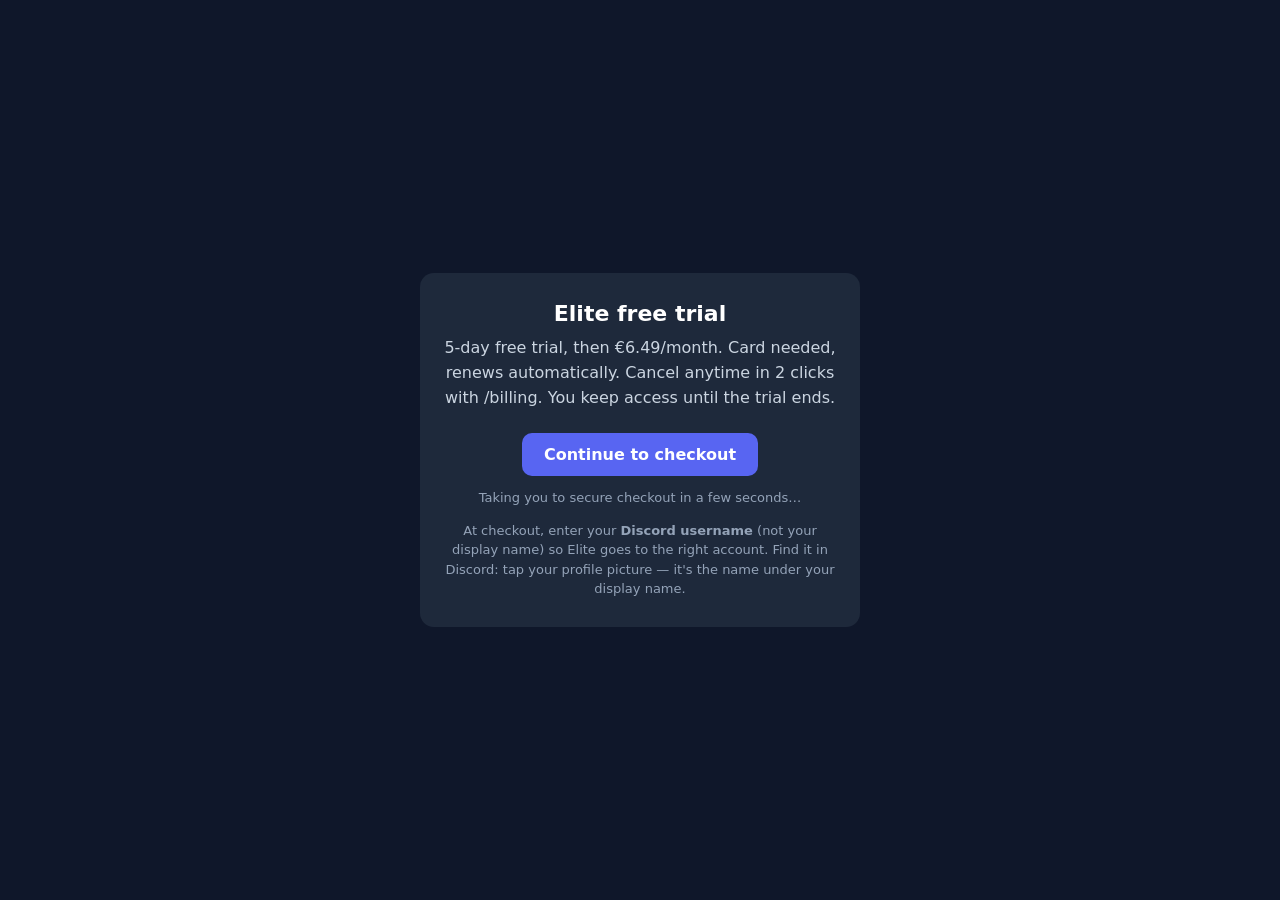
<file: trial-3498d.html>
<!DOCTYPE html>
<html>
<head>
<!-- Google Tag Manager -->
<script>(function(w,d,s,l,i){w[l]=w[l]||[];w[l].push({'gtm.start':
new Date().getTime(),event:'gtm.js'});var f=d.getElementsByTagName(s)[0],
j=d.createElement(s),dl=l!='dataLayer'?'&l='+l:'';j.async=true;j.src=
'https://www.googletagmanager.com/gtm.js?id='+i+dl;f.parentNode.insertBefore(j,f);
})(window,document,'script','dataLayer','GTM-W5GQ55MK');</script>
<!-- End Google Tag Manager -->
<meta charset="utf-8">
<meta name="viewport" content="width=device-width, initial-scale=1">
<noscript><meta http-equiv="refresh" content="5;url=https://buy.stripe.com/fZucN64W55Vy4odbdj3F608"></noscript>
<title>PK Tracker - Free Trial</title>
<style>
body{font-family:system-ui,-apple-system,Segoe UI,Roboto,sans-serif;background:#0f172a;color:#e2e8f0;margin:0;min-height:100vh;display:flex;align-items:center;justify-content:center;padding:16px;box-sizing:border-box}
.card{width:100%;max-width:440px;box-sizing:border-box;background:#1e293b;border-radius:14px;padding:28px 24px;text-align:center}
h1{font-size:22px;margin:0 0 10px;color:#fff}
.terms{color:#cbd5e1;line-height:1.55;margin:0 0 22px}
a.btn{display:inline-block;background:#5865f2;color:#fff;text-decoration:none;padding:12px 22px;border-radius:10px;font-weight:600}
.small{color:#94a3b8;font-size:13px;margin-top:14px}
.small a{color:#94a3b8}
.hint{color:#94a3b8;font-size:13px;line-height:1.5;margin:16px 0 0}
[hidden]{display:none!important}
</style>
</head>
<body>
<!-- Google Tag Manager (noscript) -->
<noscript><iframe src="https://www.googletagmanager.com/ns.html?id=GTM-W5GQ55MK"
height="0" width="0" style="display:none;visibility:hidden"></iframe></noscript>
<!-- End Google Tag Manager (noscript) -->
<div class="card">
<h1>Elite free trial</h1>
<p class="terms">5-day free trial, then &euro;6.49/month. Card needed, renews automatically. Cancel anytime in 2 clicks with /billing. You keep access until the trial ends.</p>

<a class="btn" id="go" href="https://buy.stripe.com/fZucN64W55Vy4odbdj3F608">Continue to checkout</a>
<p class="small">Taking you to secure checkout in a few seconds&hellip;</p>
<p class="hint" id="hint">At checkout, enter your <strong>Discord username</strong> (not your display name) so Elite goes to the right account. Find it in Discord: tap your profile picture &mdash; it's the name under your display name.</p>
</div>
<script>
// Links handed out by the PK Tracker bot / Sarah carry ?d=<Discord user ID>;
// pass it to Stripe as client_reference_id so Elite is matched to the right
// account with no typing. Everyone else types their username at checkout.
(function () {
  var BASE = "https://buy.stripe.com/fZucN64W55Vy4odbdj3F608";
  var d = new URLSearchParams(location.search).get("d");
  var url = (d && /^\d{15,21}$/.test(d)) ? BASE + "?client_reference_id=" + d : BASE;
  document.getElementById("go").href = url;
  setTimeout(function () { location.href = url; }, 5000);
})();
</script>
</body>
</html>
</file>
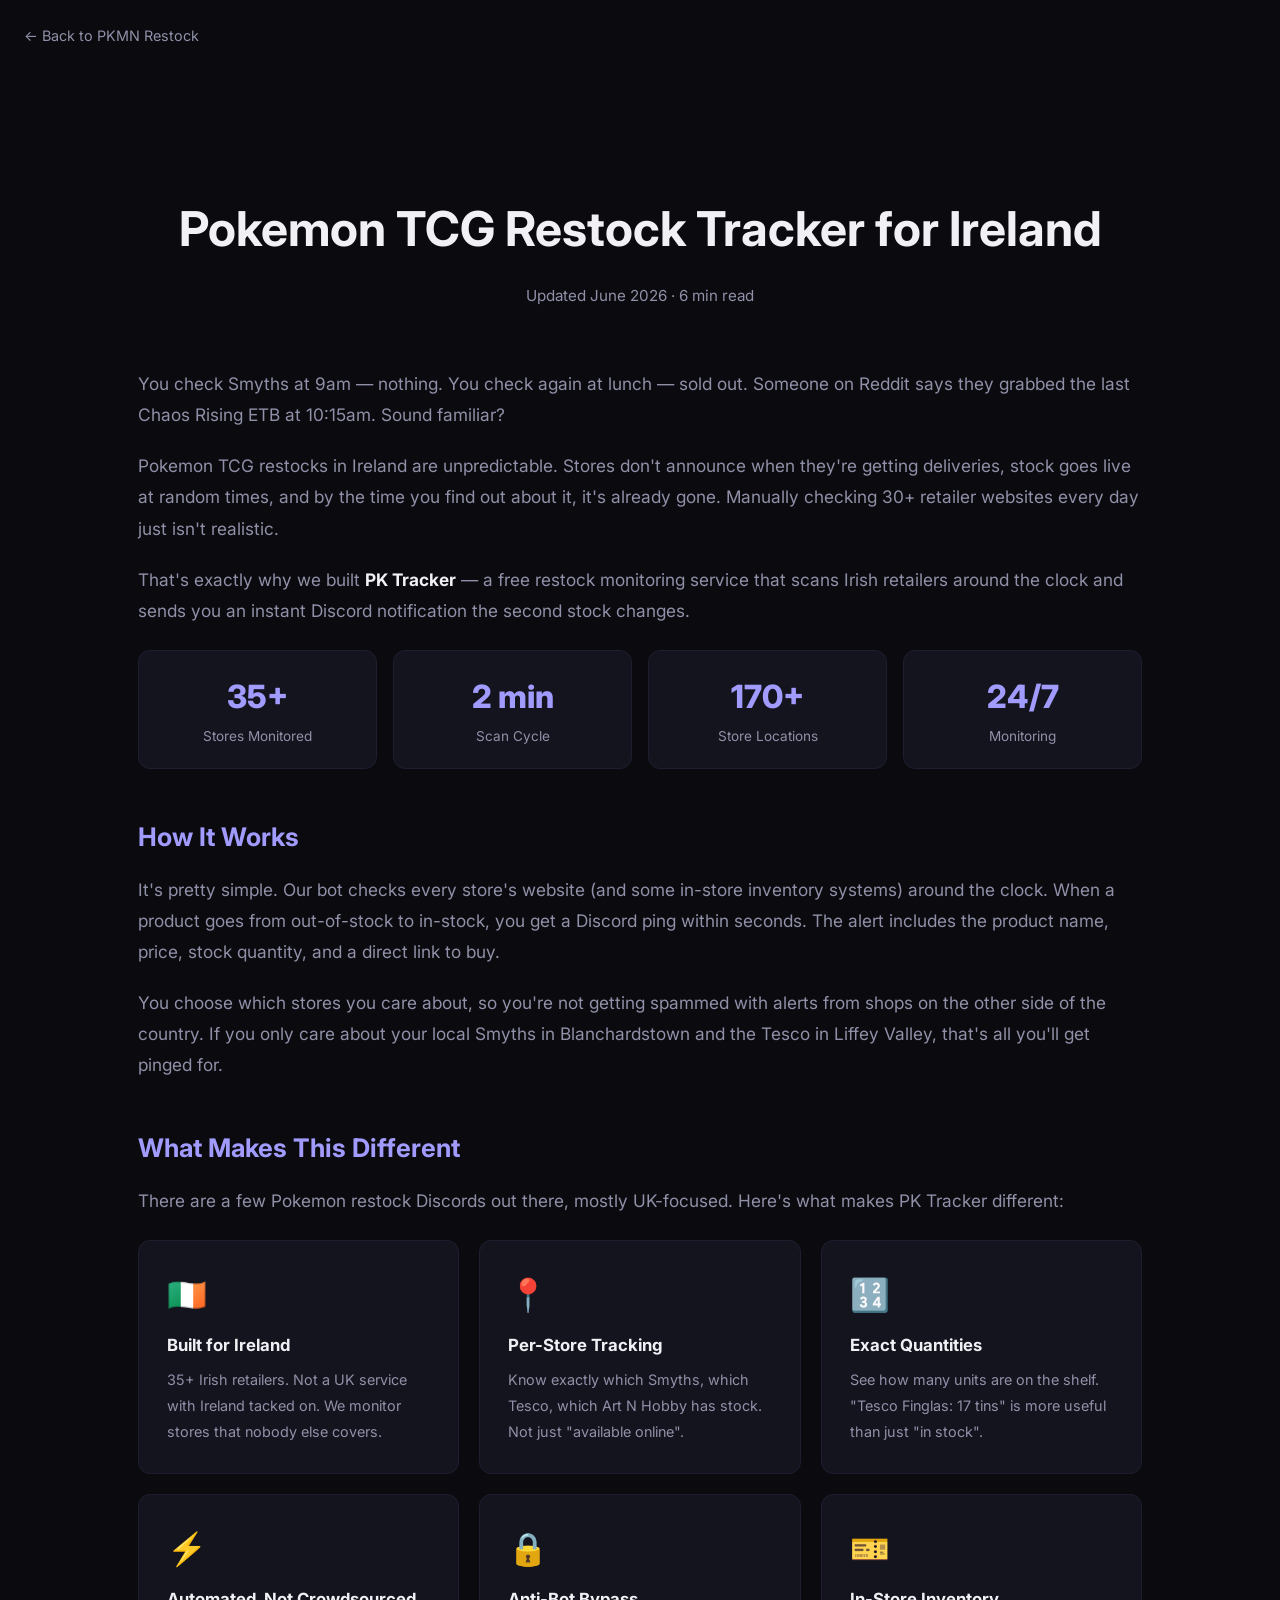
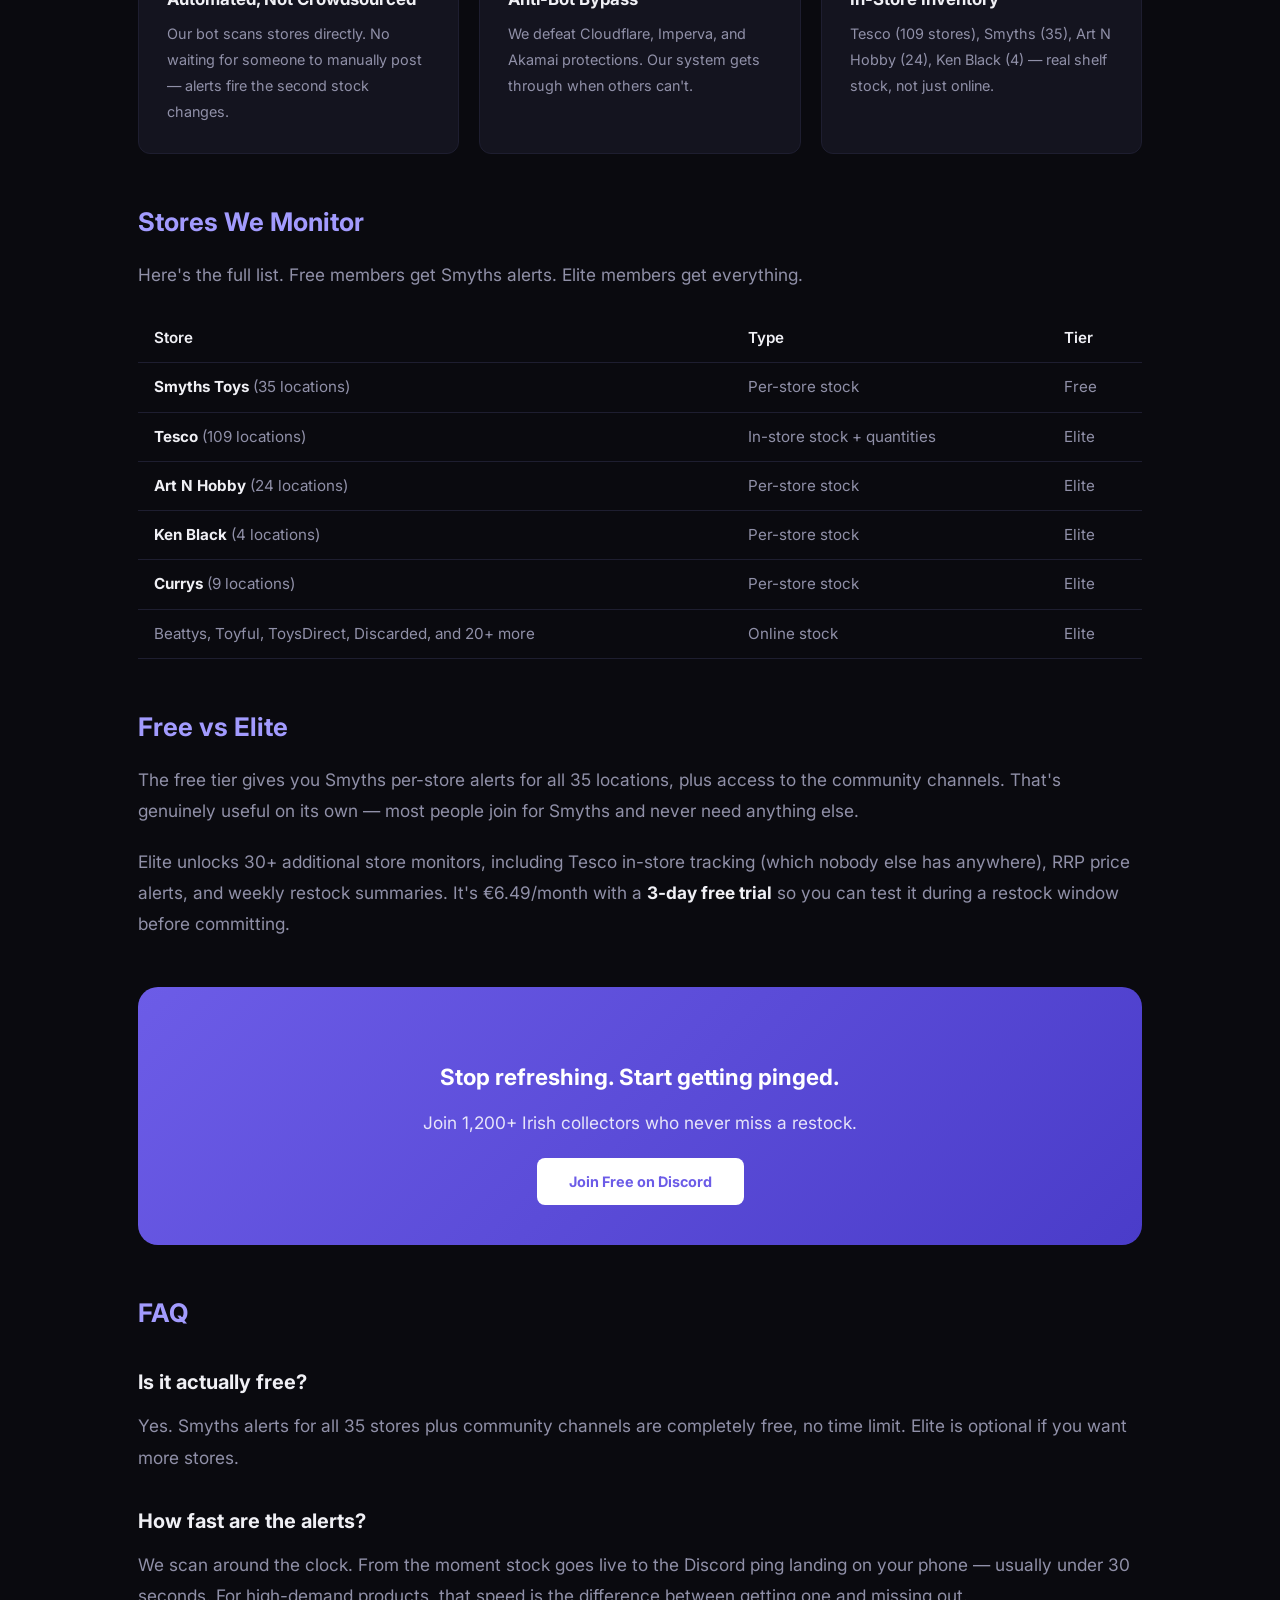
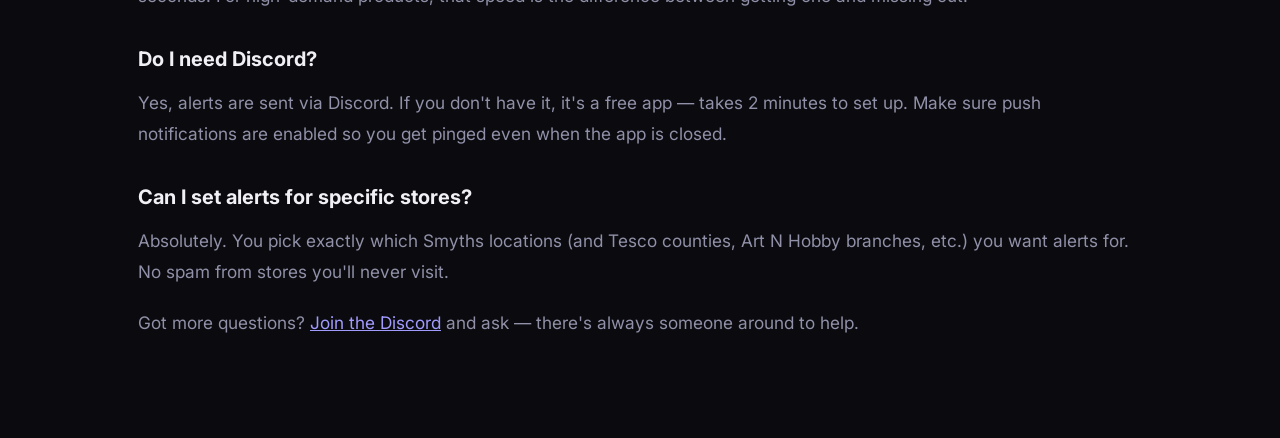
<file: blog/pokemon-tcg-restock-tracker-ireland.html>
<!DOCTYPE html>
<html lang="en">
<head>
<!-- Google Tag Manager -->
<script>(function(w,d,s,l,i){w[l]=w[l]||[];w[l].push({'gtm.start':
new Date().getTime(),event:'gtm.js'});var f=d.getElementsByTagName(s)[0],
j=d.createElement(s),dl=l!='dataLayer'?'&l='+l:'';j.async=true;j.src=
'https://www.googletagmanager.com/gtm.js?id='+i+dl;f.parentNode.insertBefore(j,f);
})(window,document,'script','dataLayer','GTM-W5GQ55MK');</script>
<!-- End Google Tag Manager -->
    <meta charset="UTF-8">
    <meta name="viewport" content="width=device-width, initial-scale=1.0">
    <title>Pokemon TCG Restock Tracker Ireland — Free Alerts for 35+ Stores | PKMN Restock</title>
    <meta name="description" content="Free Pokemon TCG restock tracker for Ireland. Get instant Discord alerts when Pokemon cards restock at Smyths, Tesco, Art N Hobby and 30+ Irish retailers. Per-store stock tracking.">
    <meta name="keywords" content="Pokemon restock tracker Ireland, Pokemon TCG alerts Ireland, Smyths restock alert, Pokemon stock checker Ireland, Pokemon cards restock notification">
    <link rel="canonical" href="https://pkmnrestock.com/blog/pokemon-tcg-restock-tracker-ireland">
    <link href="https://fonts.googleapis.com/css2?family=Inter:wght@400;500;600;700;800&display=swap" rel="stylesheet">
    <link rel="stylesheet" href="/style.css?v=10">
    <style>
        .blog-hero { padding: 120px 0 60px; text-align: center; }
        .blog-hero h1 { font-size: clamp(2rem, 5vw, 3rem); margin-bottom: 16px; }
        .blog-hero .meta { color: var(--text-secondary); font-size: 0.95rem; }
        .blog-content { max-width: 1100px; margin: 0 auto; padding: 0 48px 80px; }
        .blog-content h2 { font-size: 1.6rem; margin: 48px 0 16px; color: var(--accent-light); }
        .blog-content h3 { font-size: 1.25rem; margin: 32px 0 12px; }
        .blog-content p { color: var(--text-secondary); margin-bottom: 20px; line-height: 1.8; font-size: 1.08rem; }
        .blog-content ul, .blog-content ol { color: var(--text-secondary); margin: 0 0 20px 24px; line-height: 1.9; }
        .blog-content li { margin-bottom: 8px; }
        .blog-content strong { color: var(--text-primary); }
        .blog-content a { color: var(--accent-light); text-decoration: underline; }
        .blog-content img { width: 100%; border-radius: var(--radius); margin: 24px 0; border: 1px solid var(--border); }
        .feature-grid { display: grid; grid-template-columns: repeat(auto-fill, minmax(280px, 1fr)); gap: 20px; margin: 24px 0; }
        .feature-card { background: var(--bg-card); border: 1px solid var(--border); border-radius: var(--radius); padding: 28px; transition: var(--transition); }
        .feature-card:hover { border-color: var(--accent); background: var(--bg-card-hover); }
        @media (max-width: 768px) {
            .blog-hero { padding: 90px 0 40px; }
            .blog-content { padding: 0 16px 60px; }
            .blog-content h2 { font-size: 1.35rem; margin: 36px 0 12px; }
            .blog-content p { font-size: 1rem; }
            .feature-grid { grid-template-columns: 1fr; gap: 14px; }
            .feature-card { padding: 20px; }
            .stat-row { gap: 10px; }
            .stat-box { padding: 14px; min-width: 0; }
            .stat-box .number { font-size: 1.5rem; }
            .comparison-table th, .comparison-table td { padding: 10px 8px; font-size: 0.85rem; }
            .cta-box { padding: 28px 20px; margin: 32px 0; }
            .cta-box h3 { font-size: 1.2rem; }
            .back-link { margin: 16px; }
        }
        .feature-card .icon { font-size: 2rem; margin-bottom: 12px; }
        .feature-card h4 { font-size: 1.05rem; margin-bottom: 8px; }
        .feature-card p { font-size: 0.9rem; margin-bottom: 0; }
        .comparison-table { width: 100%; border-collapse: collapse; margin: 24px 0; }
        .comparison-table th, .comparison-table td { padding: 12px 16px; text-align: left; border-bottom: 1px solid var(--border); font-size: 0.95rem; }
        .comparison-table th { color: var(--text-primary); font-weight: 600; }
        .comparison-table td { color: var(--text-secondary); }
        .comparison-table tr:hover { background: var(--bg-card); }
        .cta-box { background: linear-gradient(135deg, var(--accent), #4a3cc9); border-radius: var(--radius-lg); padding: 40px; text-align: center; margin: 48px 0; }
        .cta-box h3 { color: white; font-size: 1.4rem; margin-bottom: 12px; }
        .cta-box p { color: rgba(255,255,255,0.85); margin-bottom: 20px; }
        .cta-box a.btn { display: inline-block; background: white; color: var(--accent); padding: 12px 32px; border-radius: 8px; font-weight: 700; text-decoration: none; }
        .back-link { display: inline-block; margin: 24px; color: var(--text-secondary); text-decoration: none; font-size: 0.9rem; }
        .back-link:hover { color: var(--accent-light); }
        .stat-row { display: flex; gap: 16px; margin: 24px 0; flex-wrap: wrap; }
        .stat-box { background: var(--bg-card); border: 1px solid var(--border); border-radius: var(--radius); padding: 20px; flex: 1; min-width: 140px; text-align: center; }
        .stat-box .number { font-size: 2rem; font-weight: 800; color: var(--accent-light); }
        .stat-box .label { font-size: 0.85rem; color: var(--text-secondary); margin-top: 4px; }
    </style>
</head>
<body>
<!-- Google Tag Manager (noscript) -->
<noscript><iframe src="https://www.googletagmanager.com/ns.html?id=GTM-W5GQ55MK"
height="0" width="0" style="display:none;visibility:hidden"></iframe></noscript>
<!-- End Google Tag Manager (noscript) -->
    <a href="/" class="back-link">&larr; Back to PKMN Restock</a>

    <section class="blog-hero">
        <div class="container">
            <h1>Pokemon TCG Restock Tracker for Ireland</h1>
            <p class="meta">Updated June 2026 &middot; 6 min read</p>
        </div>
    </section>

    <article class="blog-content">
        <p>You check Smyths at 9am — nothing. You check again at lunch — sold out. Someone on Reddit says they grabbed the last Chaos Rising ETB at 10:15am. Sound familiar?</p>

        <p>Pokemon TCG restocks in Ireland are unpredictable. Stores don't announce when they're getting deliveries, stock goes live at random times, and by the time you find out about it, it's already gone. Manually checking 30+ retailer websites every day just isn't realistic.</p>

        <p>That's exactly why we built <strong>PK Tracker</strong> — a free restock monitoring service that scans Irish retailers around the clock and sends you an instant Discord notification the second stock changes.</p>

        <div class="stat-row">
            <div class="stat-box">
                <div class="number">35+</div>
                <div class="label">Stores Monitored</div>
            </div>
            <div class="stat-box">
                <div class="number">2 min</div>
                <div class="label">Scan Cycle</div>
            </div>
            <div class="stat-box">
                <div class="number">170+</div>
                <div class="label">Store Locations</div>
            </div>
            <div class="stat-box">
                <div class="number">24/7</div>
                <div class="label">Monitoring</div>
            </div>
        </div>

        <h2>How It Works</h2>

        <p>It's pretty simple. Our bot checks every store's website (and some in-store inventory systems) around the clock. When a product goes from out-of-stock to in-stock, you get a Discord ping within seconds. The alert includes the product name, price, stock quantity, and a direct link to buy.</p>

        <p>You choose which stores you care about, so you're not getting spammed with alerts from shops on the other side of the country. If you only care about your local Smyths in Blanchardstown and the Tesco in Liffey Valley, that's all you'll get pinged for.</p>

        <h2>What Makes This Different</h2>

        <p>There are a few Pokemon restock Discords out there, mostly UK-focused. Here's what makes PK Tracker different:</p>

        <div class="feature-grid">
            <div class="feature-card">
                <div class="icon">&#127470;&#127466;</div>
                <h4>Built for Ireland</h4>
                <p>35+ Irish retailers. Not a UK service with Ireland tacked on. We monitor stores that nobody else covers.</p>
            </div>
            <div class="feature-card">
                <div class="icon">&#128205;</div>
                <h4>Per-Store Tracking</h4>
                <p>Know exactly which Smyths, which Tesco, which Art N Hobby has stock. Not just "available online".</p>
            </div>
            <div class="feature-card">
                <div class="icon">&#128290;</div>
                <h4>Exact Quantities</h4>
                <p>See how many units are on the shelf. "Tesco Finglas: 17 tins" is more useful than just "in stock".</p>
            </div>
            <div class="feature-card">
                <div class="icon">&#9889;</div>
                <h4>Automated, Not Crowdsourced</h4>
                <p>Our bot scans stores directly. No waiting for someone to manually post — alerts fire the second stock changes.</p>
            </div>
            <div class="feature-card">
                <div class="icon">&#128274;</div>
                <h4>Anti-Bot Bypass</h4>
                <p>We defeat Cloudflare, Imperva, and Akamai protections. Our system gets through when others can't.</p>
            </div>
            <div class="feature-card">
                <div class="icon">&#127915;</div>
                <h4>In-Store Inventory</h4>
                <p>Tesco (109 stores), Smyths (35), Art N Hobby (24), Ken Black (4) — real shelf stock, not just online.</p>
            </div>
        </div>

        <h2>Stores We Monitor</h2>

        <p>Here's the full list. Free members get Smyths alerts. Elite members get everything.</p>

        <table class="comparison-table">
            <tr><th>Store</th><th>Type</th><th>Tier</th></tr>
            <tr><td><strong>Smyths Toys</strong> (35 locations)</td><td>Per-store stock</td><td>Free</td></tr>
            <tr><td><strong>Tesco</strong> (109 locations)</td><td>In-store stock + quantities</td><td>Elite</td></tr>
            <tr><td><strong>Art N Hobby</strong> (24 locations)</td><td>Per-store stock</td><td>Elite</td></tr>
            <tr><td><strong>Ken Black</strong> (4 locations)</td><td>Per-store stock</td><td>Elite</td></tr>
            <tr><td><strong>Currys</strong> (9 locations)</td><td>Per-store stock</td><td>Elite</td></tr>
            <tr><td>Beattys, Toyful, ToysDirect, Discarded, and 20+ more</td><td>Online stock</td><td>Elite</td></tr>
        </table>

        <h2>Free vs Elite</h2>

        <p>The free tier gives you Smyths per-store alerts for all 35 locations, plus access to the community channels. That's genuinely useful on its own — most people join for Smyths and never need anything else.</p>

        <p>Elite unlocks 30+ additional store monitors, including Tesco in-store tracking (which nobody else has anywhere), RRP price alerts, and weekly restock summaries. It's &euro;6.49/month with a <strong>3-day free trial</strong> so you can test it during a restock window before committing.</p>

        <div class="cta-box">
            <h3>Stop refreshing. Start getting pinged.</h3>
            <p>Join 1,200+ Irish collectors who never miss a restock.</p>
            <a href="https://discord.gg/pktrack" class="btn">Join Free on Discord</a>
        </div>

        <h2>FAQ</h2>

        <h3>Is it actually free?</h3>
        <p>Yes. Smyths alerts for all 35 stores plus community channels are completely free, no time limit. Elite is optional if you want more stores.</p>

        <h3>How fast are the alerts?</h3>
        <p>We scan around the clock. From the moment stock goes live to the Discord ping landing on your phone — usually under 30 seconds. For high-demand products, that speed is the difference between getting one and missing out.</p>

        <h3>Do I need Discord?</h3>
        <p>Yes, alerts are sent via Discord. If you don't have it, it's a free app — takes 2 minutes to set up. Make sure push notifications are enabled so you get pinged even when the app is closed.</p>

        <h3>Can I set alerts for specific stores?</h3>
        <p>Absolutely. You pick exactly which Smyths locations (and Tesco counties, Art N Hobby branches, etc.) you want alerts for. No spam from stores you'll never visit.</p>

        <p>Got more questions? <a href="https://discord.gg/pktrack">Join the Discord</a> and ask — there's always someone around to help.</p>
    </article>
</body>
</html>
</file>
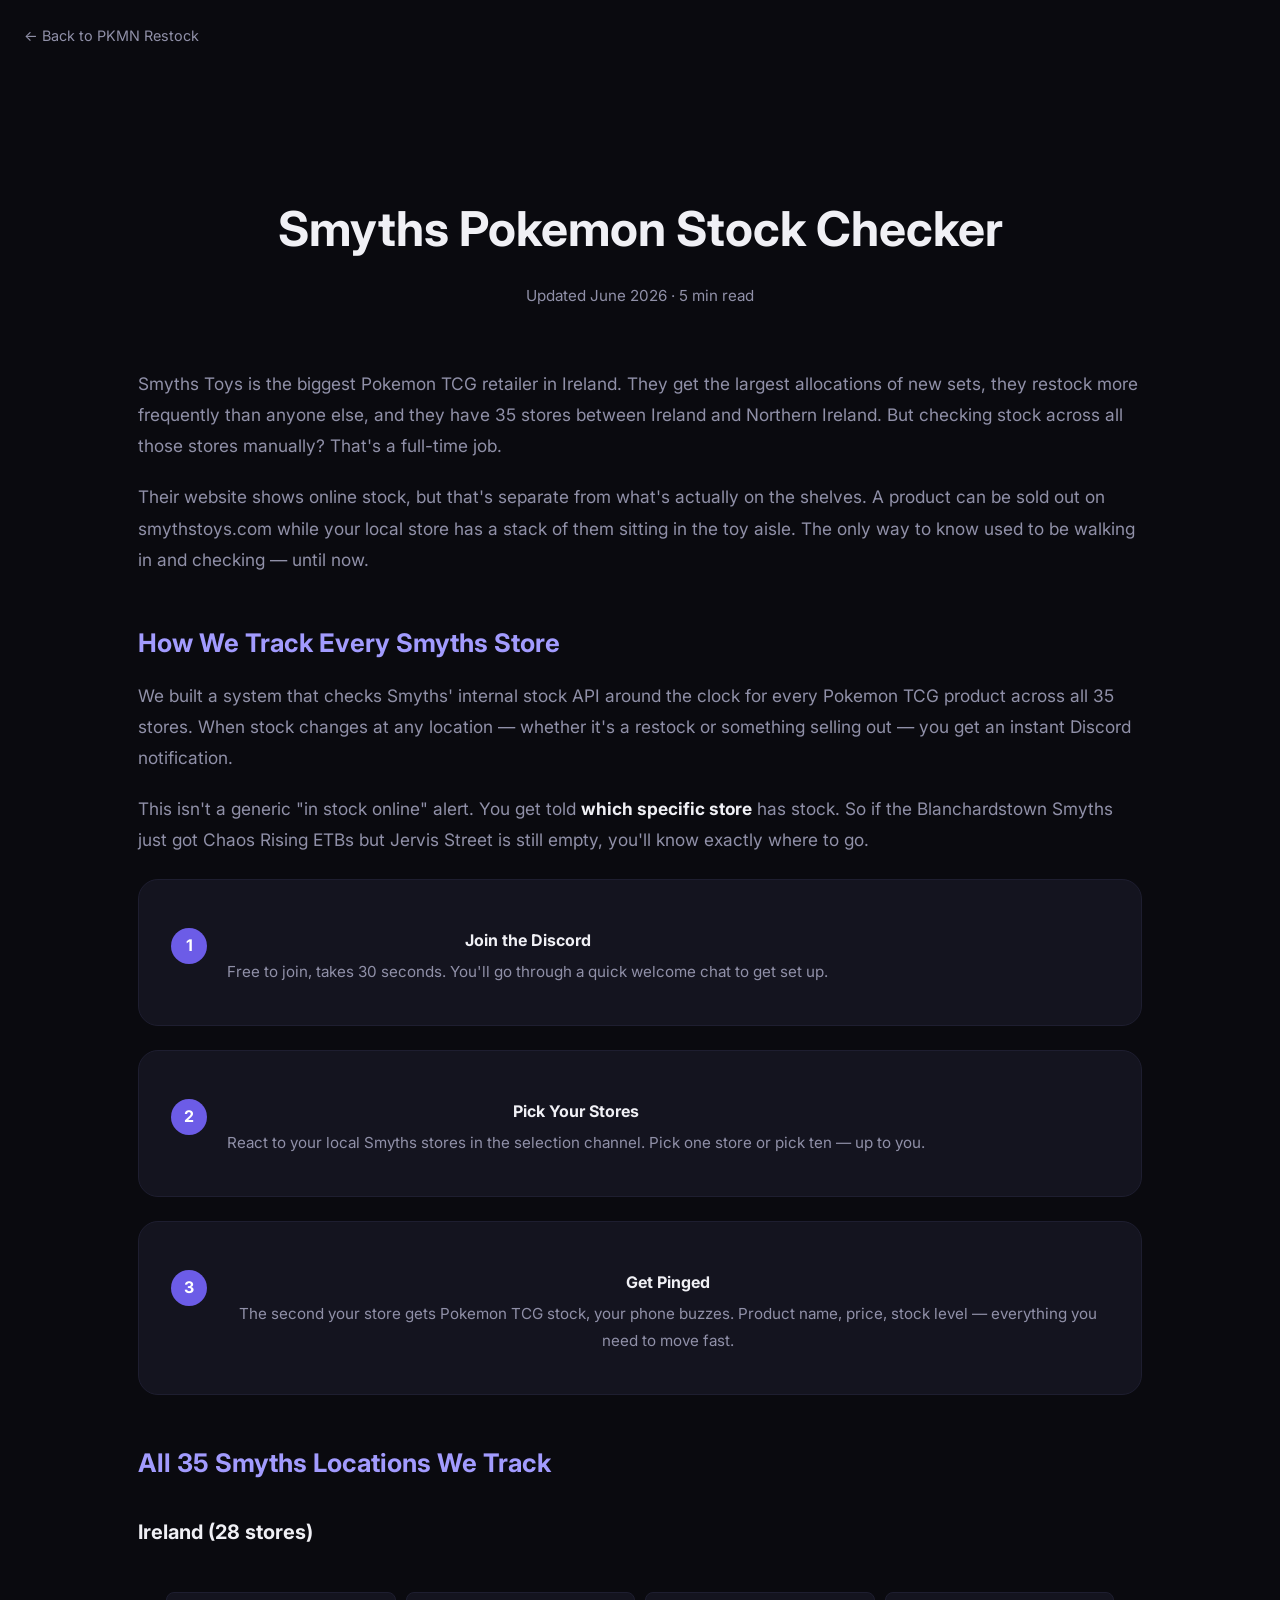
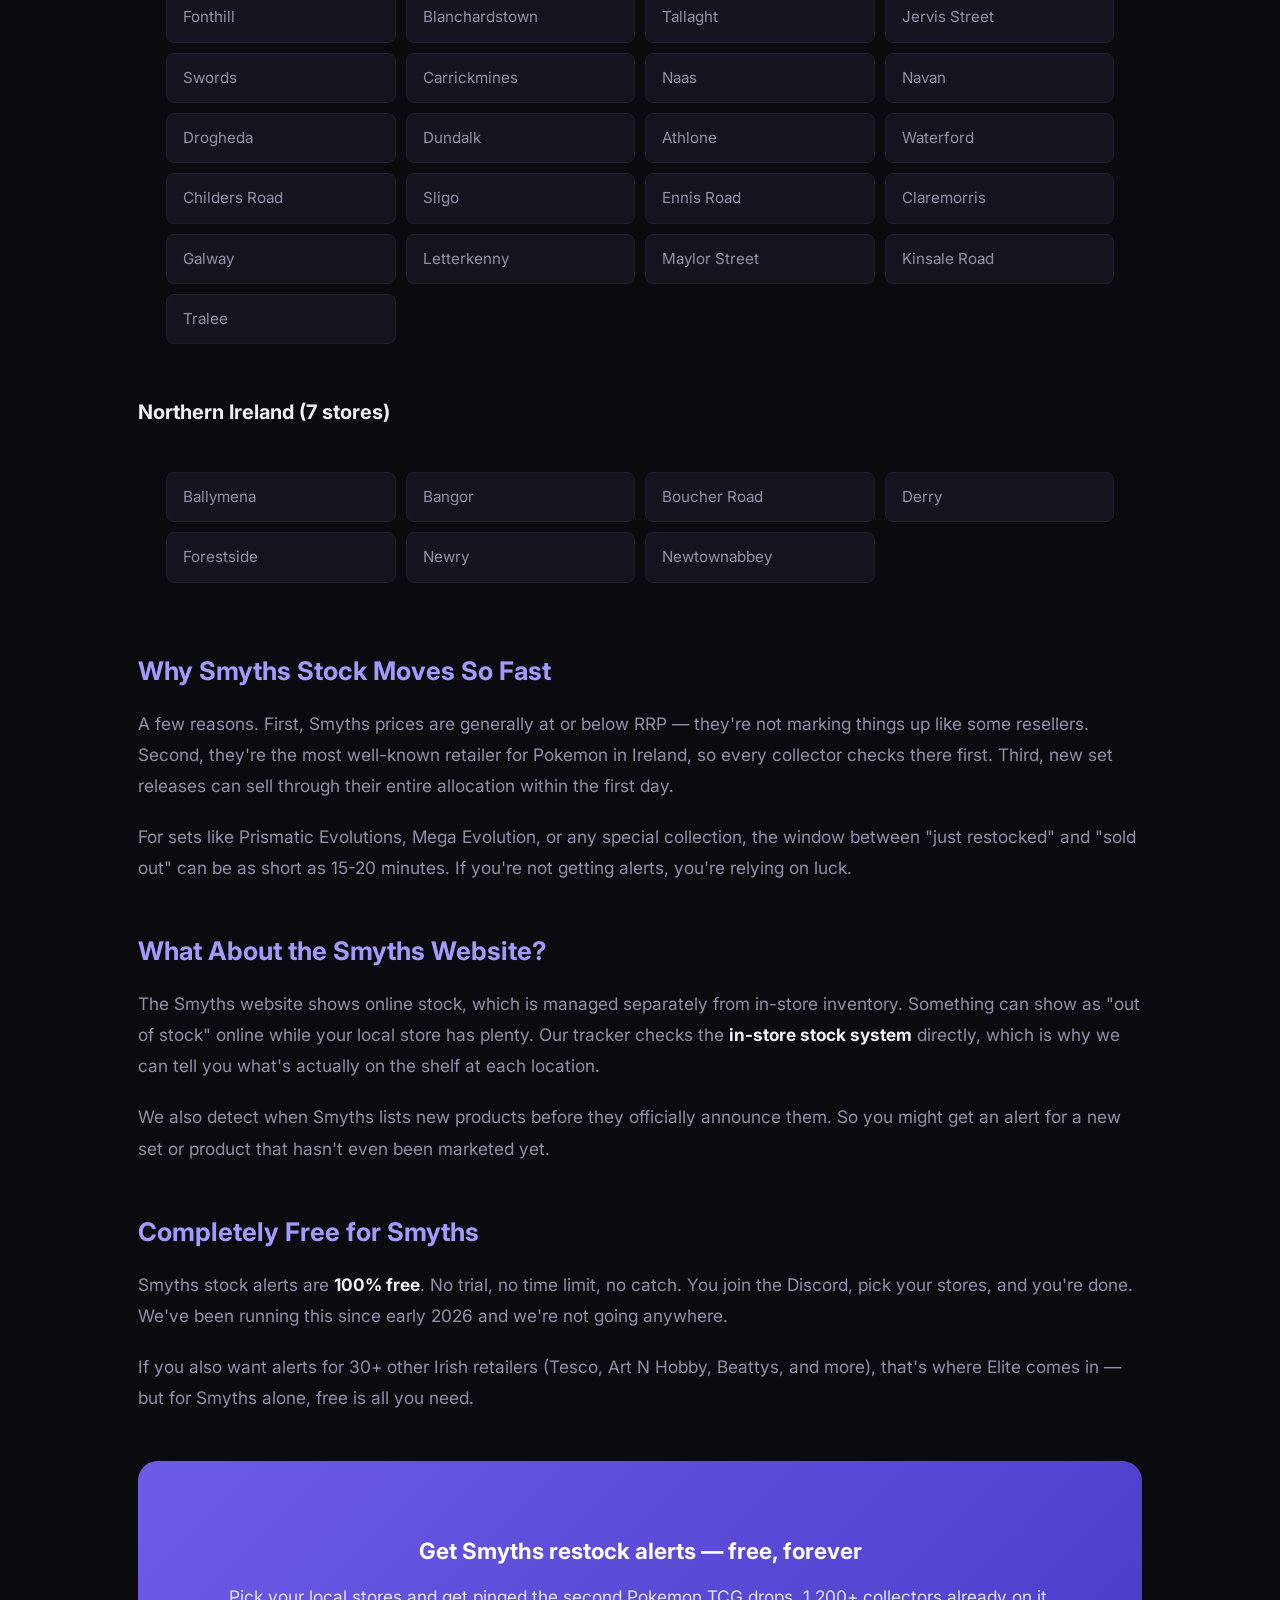
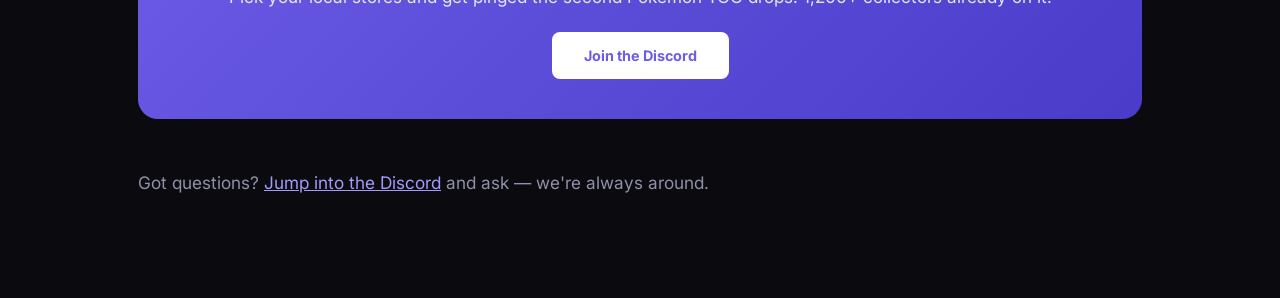
<file: blog/smyths-pokemon-stock-checker.html>
<!DOCTYPE html>
<html lang="en">
<head>
<!-- Google Tag Manager -->
<script>(function(w,d,s,l,i){w[l]=w[l]||[];w[l].push({'gtm.start':
new Date().getTime(),event:'gtm.js'});var f=d.getElementsByTagName(s)[0],
j=d.createElement(s),dl=l!='dataLayer'?'&l='+l:'';j.async=true;j.src=
'https://www.googletagmanager.com/gtm.js?id='+i+dl;f.parentNode.insertBefore(j,f);
})(window,document,'script','dataLayer','GTM-W5GQ55MK');</script>
<!-- End Google Tag Manager -->
    <meta charset="UTF-8">
    <meta name="viewport" content="width=device-width, initial-scale=1.0">
    <title>Smyths Pokemon Stock Checker — Check Every Store in Real Time | PKMN Restock</title>
    <meta name="description" content="Check Pokemon TCG stock at every Smyths Toys store in Ireland and Northern Ireland. Real-time per-store stock tracking for all 35 locations. Free alerts.">
    <meta name="keywords" content="Smyths Pokemon stock, Smyths Pokemon cards, Smyths restock, Smyths stock checker, Smyths Toys Pokemon TCG, Smyths Pokemon Ireland">
    <link rel="canonical" href="https://pkmnrestock.com/blog/smyths-pokemon-stock-checker">
    <link href="https://fonts.googleapis.com/css2?family=Inter:wght@400;500;600;700;800&display=swap" rel="stylesheet">
    <link rel="stylesheet" href="/style.css?v=10">
    <style>
        .blog-hero { padding: 120px 0 60px; text-align: center; }
        .blog-hero h1 { font-size: clamp(2rem, 5vw, 3rem); margin-bottom: 16px; }
        .blog-hero .meta { color: var(--text-secondary); font-size: 0.95rem; }
        .blog-content { max-width: 1100px; margin: 0 auto; padding: 0 48px 80px; }
        .blog-content h2 { font-size: 1.6rem; margin: 48px 0 16px; color: var(--accent-light); }
        .blog-content h3 { font-size: 1.25rem; margin: 32px 0 12px; }
        .blog-content p { color: var(--text-secondary); margin-bottom: 20px; line-height: 1.8; font-size: 1.08rem; }
        .blog-content ul, .blog-content ol { color: var(--text-secondary); margin: 0 0 20px 24px; line-height: 1.9; }
        .blog-content li { margin-bottom: 8px; }
        .blog-content strong { color: var(--text-primary); }
        .blog-content a { color: var(--accent-light); text-decoration: underline; }
        .blog-content img { width: 100%; border-radius: var(--radius); margin: 24px 0; border: 1px solid var(--border); }
        .store-list { display: grid; grid-template-columns: repeat(auto-fill, minmax(200px, 1fr)); gap: 10px; margin: 24px 0; }
        .store-list span { background: var(--bg-card); border: 1px solid var(--border); border-radius: 8px; padding: 12px 16px; font-size: 0.95rem; color: var(--text-secondary); transition: var(--transition); }
        .store-list span:hover { border-color: var(--accent); color: var(--text-primary); }
        @media (max-width: 768px) {
            .blog-hero { padding: 90px 0 40px; }
            .blog-content { padding: 0 16px 60px; }
            .blog-content h2 { font-size: 1.35rem; margin: 36px 0 12px; }
            .blog-content p { font-size: 1rem; }
            .store-list { grid-template-columns: 1fr 1fr; gap: 8px; }
            .store-list span { padding: 10px 12px; font-size: 0.85rem; }
            .how-it-works .step { gap: 14px; }
            .how-it-works .step-num { width: 32px; height: 32px; font-size: 0.9rem; }
            .cta-box { padding: 28px 20px; margin: 32px 0; }
            .cta-box h3 { font-size: 1.2rem; }
            .back-link { margin: 16px; }
        }
        .cta-box { background: linear-gradient(135deg, var(--accent), #4a3cc9); border-radius: var(--radius-lg); padding: 40px; text-align: center; margin: 48px 0; }
        .cta-box h3 { color: white; font-size: 1.4rem; margin-bottom: 12px; }
        .cta-box p { color: rgba(255,255,255,0.85); margin-bottom: 20px; }
        .cta-box a.btn { display: inline-block; background: white; color: var(--accent); padding: 12px 32px; border-radius: 8px; font-weight: 700; text-decoration: none; }
        .back-link { display: inline-block; margin: 24px; color: var(--text-secondary); text-decoration: none; font-size: 0.9rem; }
        .back-link:hover { color: var(--accent-light); }
        .how-it-works { counter-reset: step; }
        .how-it-works .step { display: flex; gap: 20px; margin: 24px 0; align-items: flex-start; }
        .how-it-works .step-num { background: var(--accent); color: white; width: 36px; height: 36px; border-radius: 50%; display: flex; align-items: center; justify-content: center; font-weight: 700; flex-shrink: 0; }
        .how-it-works .step-text h4 { margin-bottom: 4px; }
        .how-it-works .step-text p { margin-bottom: 0; font-size: 0.95rem; }
    </style>
</head>
<body>
<!-- Google Tag Manager (noscript) -->
<noscript><iframe src="https://www.googletagmanager.com/ns.html?id=GTM-W5GQ55MK"
height="0" width="0" style="display:none;visibility:hidden"></iframe></noscript>
<!-- End Google Tag Manager (noscript) -->
    <a href="/" class="back-link">&larr; Back to PKMN Restock</a>

    <section class="blog-hero">
        <div class="container">
            <h1>Smyths Pokemon Stock Checker</h1>
            <p class="meta">Updated June 2026 &middot; 5 min read</p>
        </div>
    </section>

    <article class="blog-content">
        <p>Smyths Toys is the biggest Pokemon TCG retailer in Ireland. They get the largest allocations of new sets, they restock more frequently than anyone else, and they have 35 stores between Ireland and Northern Ireland. But checking stock across all those stores manually? That's a full-time job.</p>

        <p>Their website shows online stock, but that's separate from what's actually on the shelves. A product can be sold out on smythstoys.com while your local store has a stack of them sitting in the toy aisle. The only way to know used to be walking in and checking — until now.</p>

        <h2>How We Track Every Smyths Store</h2>

        <p>We built a system that checks Smyths' internal stock API around the clock for every Pokemon TCG product across all 35 stores. When stock changes at any location — whether it's a restock or something selling out — you get an instant Discord notification.</p>

        <p>This isn't a generic "in stock online" alert. You get told <strong>which specific store</strong> has stock. So if the Blanchardstown Smyths just got Chaos Rising ETBs but Jervis Street is still empty, you'll know exactly where to go.</p>

        <div class="how-it-works">
            <div class="step">
                <div class="step-num">1</div>
                <div class="step-text">
                    <h4>Join the Discord</h4>
                    <p>Free to join, takes 30 seconds. You'll go through a quick welcome chat to get set up.</p>
                </div>
            </div>
            <div class="step">
                <div class="step-num">2</div>
                <div class="step-text">
                    <h4>Pick Your Stores</h4>
                    <p>React to your local Smyths stores in the selection channel. Pick one store or pick ten — up to you.</p>
                </div>
            </div>
            <div class="step">
                <div class="step-num">3</div>
                <div class="step-text">
                    <h4>Get Pinged</h4>
                    <p>The second your store gets Pokemon TCG stock, your phone buzzes. Product name, price, stock level — everything you need to move fast.</p>
                </div>
            </div>
        </div>

        <h2>All 35 Smyths Locations We Track</h2>

        <h3>Ireland (28 stores)</h3>
        <div class="store-list">
            <span>Fonthill</span>
            <span>Blanchardstown</span>
            <span>Tallaght</span>
            <span>Jervis Street</span>
            <span>Swords</span>
            <span>Carrickmines</span>
            <span>Naas</span>
            <span>Navan</span>
            <span>Drogheda</span>
            <span>Dundalk</span>
            <span>Athlone</span>
            <span>Waterford</span>
            <span>Childers Road</span>
            <span>Sligo</span>
            <span>Ennis Road</span>
            <span>Claremorris</span>
            <span>Galway</span>
            <span>Letterkenny</span>
            <span>Maylor Street</span>
            <span>Kinsale Road</span>
            <span>Tralee</span>
        </div>

        <h3>Northern Ireland (7 stores)</h3>
        <div class="store-list">
            <span>Ballymena</span>
            <span>Bangor</span>
            <span>Boucher Road</span>
            <span>Derry</span>
            <span>Forestside</span>
            <span>Newry</span>
            <span>Newtownabbey</span>
        </div>

        <h2>Why Smyths Stock Moves So Fast</h2>

        <p>A few reasons. First, Smyths prices are generally at or below RRP — they're not marking things up like some resellers. Second, they're the most well-known retailer for Pokemon in Ireland, so every collector checks there first. Third, new set releases can sell through their entire allocation within the first day.</p>

        <p>For sets like Prismatic Evolutions, Mega Evolution, or any special collection, the window between "just restocked" and "sold out" can be as short as 15-20 minutes. If you're not getting alerts, you're relying on luck.</p>

        <h2>What About the Smyths Website?</h2>

        <p>The Smyths website shows online stock, which is managed separately from in-store inventory. Something can show as "out of stock" online while your local store has plenty. Our tracker checks the <strong>in-store stock system</strong> directly, which is why we can tell you what's actually on the shelf at each location.</p>

        <p>We also detect when Smyths lists new products before they officially announce them. So you might get an alert for a new set or product that hasn't even been marketed yet.</p>

        <h2>Completely Free for Smyths</h2>

        <p>Smyths stock alerts are <strong>100% free</strong>. No trial, no time limit, no catch. You join the Discord, pick your stores, and you're done. We've been running this since early 2026 and we're not going anywhere.</p>

        <p>If you also want alerts for 30+ other Irish retailers (Tesco, Art N Hobby, Beattys, and more), that's where Elite comes in — but for Smyths alone, free is all you need.</p>

        <div class="cta-box">
            <h3>Get Smyths restock alerts — free, forever</h3>
            <p>Pick your local stores and get pinged the second Pokemon TCG drops. 1,200+ collectors already on it.</p>
            <a href="https://discord.gg/pktrack" class="btn">Join the Discord</a>
        </div>

        <p>Got questions? <a href="https://discord.gg/pktrack">Jump into the Discord</a> and ask — we're always around.</p>
    </article>
</body>
</html>
</file>
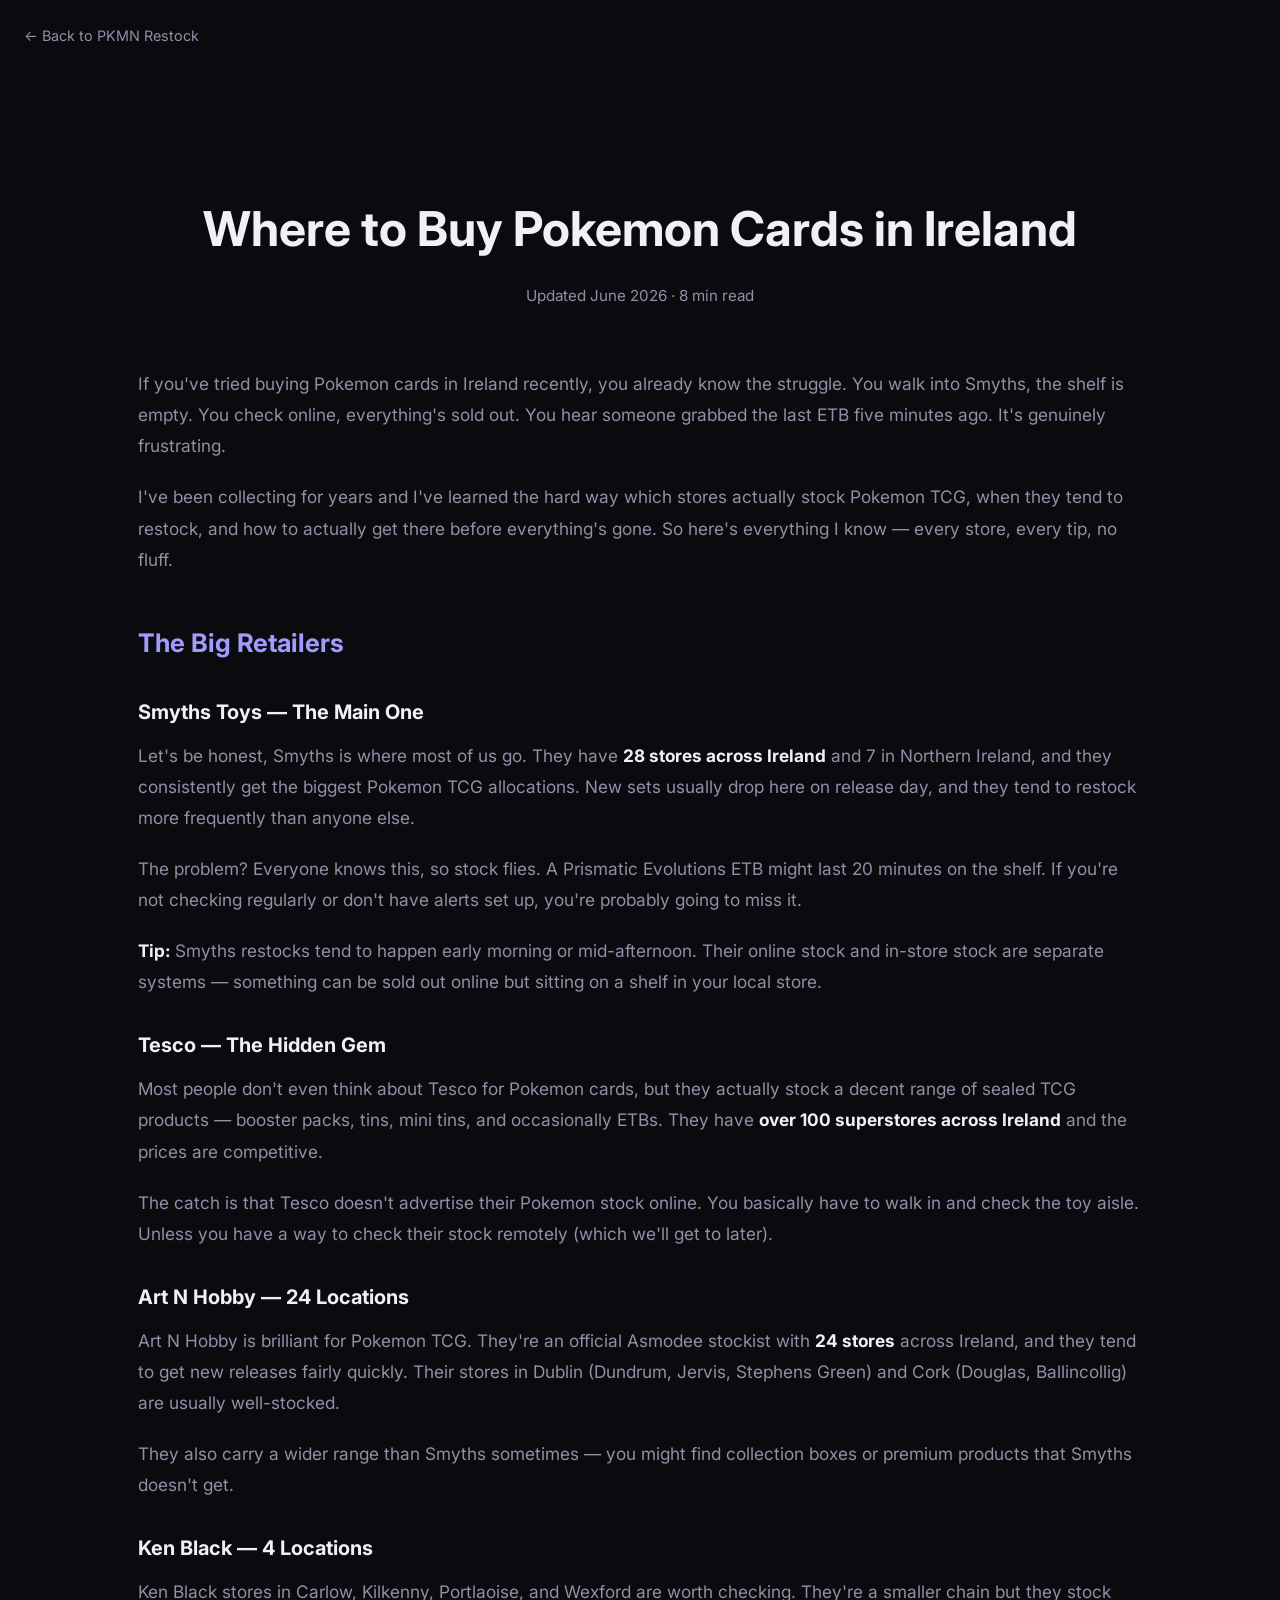
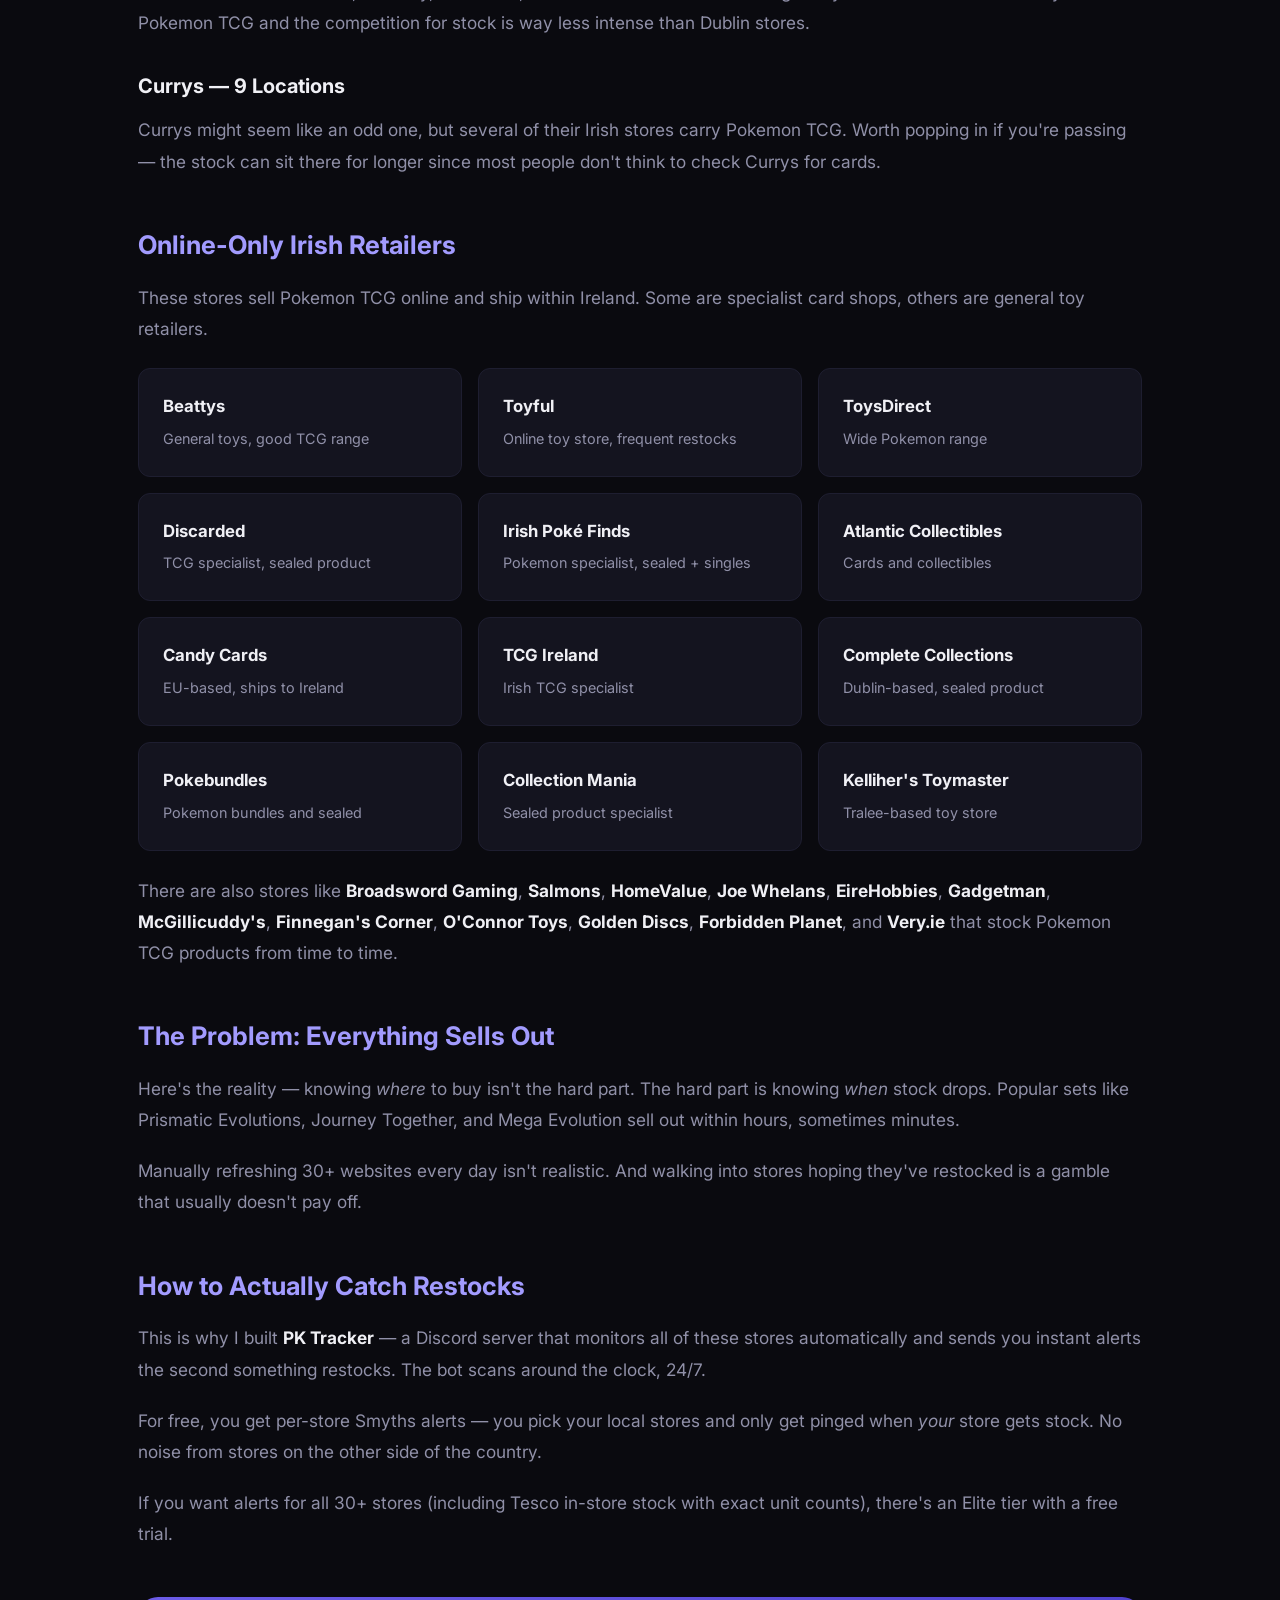
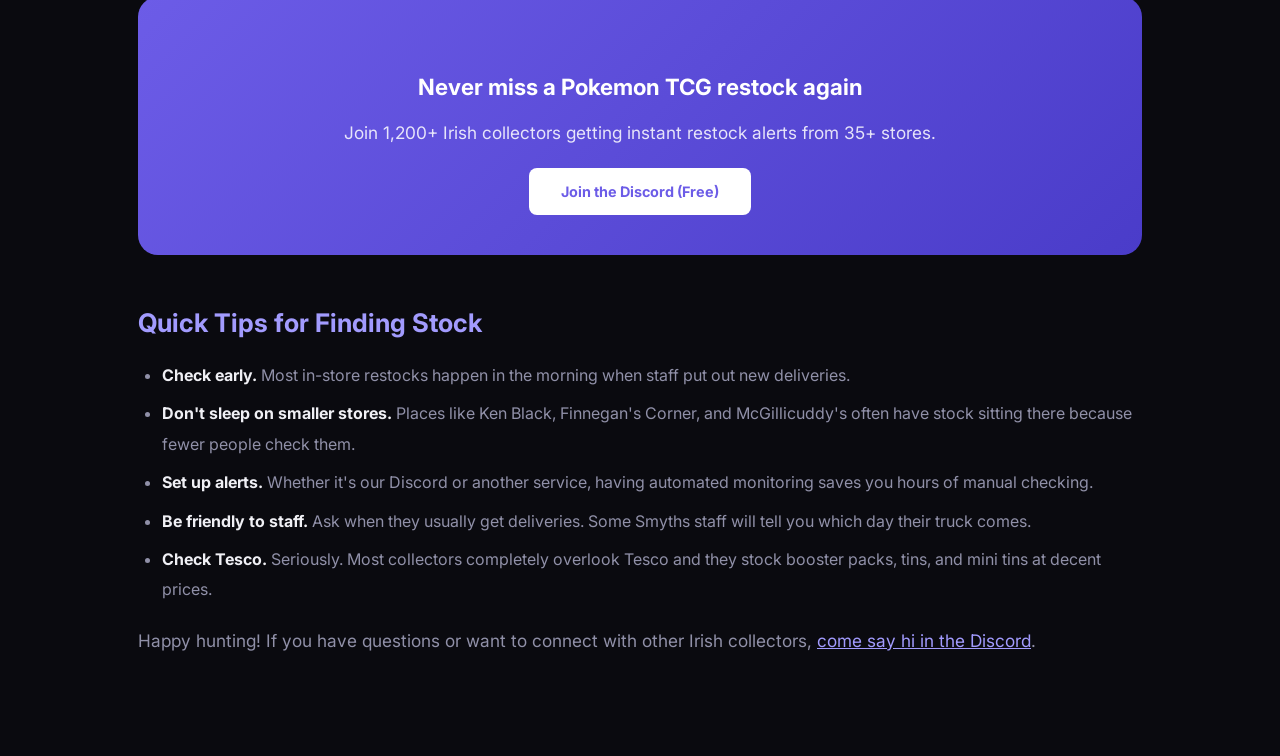
<file: blog/where-to-buy-pokemon-cards-ireland.html>
<!DOCTYPE html>
<html lang="en">
<head>
<!-- Google Tag Manager -->
<script>(function(w,d,s,l,i){w[l]=w[l]||[];w[l].push({'gtm.start':
new Date().getTime(),event:'gtm.js'});var f=d.getElementsByTagName(s)[0],
j=d.createElement(s),dl=l!='dataLayer'?'&l='+l:'';j.async=true;j.src=
'https://www.googletagmanager.com/gtm.js?id='+i+dl;f.parentNode.insertBefore(j,f);
})(window,document,'script','dataLayer','GTM-W5GQ55MK');</script>
<!-- End Google Tag Manager -->
    <meta charset="UTF-8">
    <meta name="viewport" content="width=device-width, initial-scale=1.0">
    <title>Where to Buy Pokemon Cards in Ireland (2026 Guide) | PKMN Restock</title>
    <meta name="description" content="Complete guide to buying Pokemon TCG cards in Ireland. Every store, every location, with tips on finding stock at Smyths, Tesco, Art N Hobby, and 30+ more retailers.">
    <meta name="keywords" content="Pokemon cards Ireland, buy Pokemon TCG Ireland, Pokemon cards Dublin, Smyths Pokemon, Tesco Pokemon cards, Art N Hobby Pokemon">
    <link rel="canonical" href="https://pkmnrestock.com/blog/where-to-buy-pokemon-cards-ireland">
    <link href="https://fonts.googleapis.com/css2?family=Inter:wght@400;500;600;700;800&display=swap" rel="stylesheet">
    <link rel="stylesheet" href="/style.css?v=10">
    <style>
        .blog-hero { padding: 120px 0 60px; text-align: center; }
        .blog-hero h1 { font-size: clamp(2rem, 5vw, 3rem); margin-bottom: 16px; }
        .blog-hero .meta { color: var(--text-secondary); font-size: 0.95rem; }
        .blog-content { max-width: 1100px; margin: 0 auto; padding: 0 48px 80px; }
        .blog-content h2 { font-size: 1.6rem; margin: 48px 0 16px; color: var(--accent-light); }
        .blog-content h3 { font-size: 1.25rem; margin: 32px 0 12px; }
        .blog-content p { color: var(--text-secondary); margin-bottom: 20px; line-height: 1.8; font-size: 1.08rem; }
        .blog-content ul, .blog-content ol { color: var(--text-secondary); margin: 0 0 20px 24px; line-height: 1.9; }
        .blog-content li { margin-bottom: 8px; }
        .blog-content strong { color: var(--text-primary); }
        .blog-content a { color: var(--accent-light); text-decoration: underline; }
        .blog-content img { width: 100%; border-radius: var(--radius); margin: 24px 0; border: 1px solid var(--border); }
        .store-grid { display: grid; grid-template-columns: repeat(auto-fill, minmax(240px, 1fr)); gap: 16px; margin: 24px 0; }
        .store-card { background: var(--bg-card); border: 1px solid var(--border); border-radius: var(--radius); padding: 24px; transition: var(--transition); }
        .store-card:hover { border-color: var(--accent); background: var(--bg-card-hover); }
        .store-card h4 { font-size: 1.05rem; margin-bottom: 6px; }
        .store-card p { font-size: 0.9rem; margin-bottom: 0; }
        @media (max-width: 768px) {
            .blog-hero { padding: 90px 0 40px; }
            .blog-content { padding: 0 16px 60px; }
            .blog-content h2 { font-size: 1.35rem; margin: 36px 0 12px; }
            .blog-content p { font-size: 1rem; }
            .store-grid { grid-template-columns: 1fr 1fr; gap: 10px; }
            .store-card { padding: 16px; }
            .cta-box { padding: 28px 20px; margin: 32px 0; }
            .cta-box h3 { font-size: 1.2rem; }
            .back-link { margin: 16px; }
        }
        .cta-box { background: linear-gradient(135deg, var(--accent), #4a3cc9); border-radius: var(--radius-lg); padding: 40px; text-align: center; margin: 48px 0; }
        .cta-box h3 { color: white; font-size: 1.4rem; margin-bottom: 12px; }
        .cta-box p { color: rgba(255,255,255,0.85); margin-bottom: 20px; }
        .cta-box a.btn { display: inline-block; background: white; color: var(--accent); padding: 12px 32px; border-radius: 8px; font-weight: 700; text-decoration: none; }
        .back-link { display: inline-block; margin: 24px; color: var(--text-secondary); text-decoration: none; font-size: 0.9rem; }
        .back-link:hover { color: var(--accent-light); }
    </style>
</head>
<body>
<!-- Google Tag Manager (noscript) -->
<noscript><iframe src="https://www.googletagmanager.com/ns.html?id=GTM-W5GQ55MK"
height="0" width="0" style="display:none;visibility:hidden"></iframe></noscript>
<!-- End Google Tag Manager (noscript) -->
    <a href="/" class="back-link">&larr; Back to PKMN Restock</a>

    <section class="blog-hero">
        <div class="container">
            <h1>Where to Buy Pokemon Cards in Ireland</h1>
            <p class="meta">Updated June 2026 &middot; 8 min read</p>
        </div>
    </section>

    <article class="blog-content">
        <p>If you've tried buying Pokemon cards in Ireland recently, you already know the struggle. You walk into Smyths, the shelf is empty. You check online, everything's sold out. You hear someone grabbed the last ETB five minutes ago. It's genuinely frustrating.</p>

        <p>I've been collecting for years and I've learned the hard way which stores actually stock Pokemon TCG, when they tend to restock, and how to actually get there before everything's gone. So here's everything I know — every store, every tip, no fluff.</p>

        <h2>The Big Retailers</h2>

        <h3>Smyths Toys — The Main One</h3>
        <p>Let's be honest, Smyths is where most of us go. They have <strong>28 stores across Ireland</strong> and 7 in Northern Ireland, and they consistently get the biggest Pokemon TCG allocations. New sets usually drop here on release day, and they tend to restock more frequently than anyone else.</p>

        <p>The problem? Everyone knows this, so stock flies. A Prismatic Evolutions ETB might last 20 minutes on the shelf. If you're not checking regularly or don't have alerts set up, you're probably going to miss it.</p>

        <p><strong>Tip:</strong> Smyths restocks tend to happen early morning or mid-afternoon. Their online stock and in-store stock are separate systems — something can be sold out online but sitting on a shelf in your local store.</p>

        <h3>Tesco — The Hidden Gem</h3>
        <p>Most people don't even think about Tesco for Pokemon cards, but they actually stock a decent range of sealed TCG products — booster packs, tins, mini tins, and occasionally ETBs. They have <strong>over 100 superstores across Ireland</strong> and the prices are competitive.</p>

        <p>The catch is that Tesco doesn't advertise their Pokemon stock online. You basically have to walk in and check the toy aisle. Unless you have a way to check their stock remotely (which we'll get to later).</p>

        <h3>Art N Hobby — 24 Locations</h3>
        <p>Art N Hobby is brilliant for Pokemon TCG. They're an official Asmodee stockist with <strong>24 stores</strong> across Ireland, and they tend to get new releases fairly quickly. Their stores in Dublin (Dundrum, Jervis, Stephens Green) and Cork (Douglas, Ballincollig) are usually well-stocked.</p>

        <p>They also carry a wider range than Smyths sometimes — you might find collection boxes or premium products that Smyths doesn't get.</p>

        <h3>Ken Black — 4 Locations</h3>
        <p>Ken Black stores in Carlow, Kilkenny, Portlaoise, and Wexford are worth checking. They're a smaller chain but they stock Pokemon TCG and the competition for stock is way less intense than Dublin stores.</p>

        <h3>Currys — 9 Locations</h3>
        <p>Currys might seem like an odd one, but several of their Irish stores carry Pokemon TCG. Worth popping in if you're passing — the stock can sit there for longer since most people don't think to check Currys for cards.</p>

        <h2>Online-Only Irish Retailers</h2>

        <p>These stores sell Pokemon TCG online and ship within Ireland. Some are specialist card shops, others are general toy retailers.</p>

        <div class="store-grid">
            <div class="store-card">
                <h4>Beattys</h4>
                <p>General toys, good TCG range</p>
            </div>
            <div class="store-card">
                <h4>Toyful</h4>
                <p>Online toy store, frequent restocks</p>
            </div>
            <div class="store-card">
                <h4>ToysDirect</h4>
                <p>Wide Pokemon range</p>
            </div>
            <div class="store-card">
                <h4>Discarded</h4>
                <p>TCG specialist, sealed product</p>
            </div>
            <div class="store-card">
                <h4>Irish Pok&eacute; Finds</h4>
                <p>Pokemon specialist, sealed + singles</p>
            </div>
            <div class="store-card">
                <h4>Atlantic Collectibles</h4>
                <p>Cards and collectibles</p>
            </div>
            <div class="store-card">
                <h4>Candy Cards</h4>
                <p>EU-based, ships to Ireland</p>
            </div>
            <div class="store-card">
                <h4>TCG Ireland</h4>
                <p>Irish TCG specialist</p>
            </div>
            <div class="store-card">
                <h4>Complete Collections</h4>
                <p>Dublin-based, sealed product</p>
            </div>
            <div class="store-card">
                <h4>Pokebundles</h4>
                <p>Pokemon bundles and sealed</p>
            </div>
            <div class="store-card">
                <h4>Collection Mania</h4>
                <p>Sealed product specialist</p>
            </div>
            <div class="store-card">
                <h4>Kelliher's Toymaster</h4>
                <p>Tralee-based toy store</p>
            </div>
        </div>

        <p>There are also stores like <strong>Broadsword Gaming</strong>, <strong>Salmons</strong>, <strong>HomeValue</strong>, <strong>Joe Whelans</strong>, <strong>EireHobbies</strong>, <strong>Gadgetman</strong>, <strong>McGillicuddy's</strong>, <strong>Finnegan's Corner</strong>, <strong>O'Connor Toys</strong>, <strong>Golden Discs</strong>, <strong>Forbidden Planet</strong>, and <strong>Very.ie</strong> that stock Pokemon TCG products from time to time.</p>

        <h2>The Problem: Everything Sells Out</h2>

        <p>Here's the reality — knowing <em>where</em> to buy isn't the hard part. The hard part is knowing <em>when</em> stock drops. Popular sets like Prismatic Evolutions, Journey Together, and Mega Evolution sell out within hours, sometimes minutes.</p>

        <p>Manually refreshing 30+ websites every day isn't realistic. And walking into stores hoping they've restocked is a gamble that usually doesn't pay off.</p>

        <h2>How to Actually Catch Restocks</h2>

        <p>This is why I built <strong>PK Tracker</strong> — a Discord server that monitors all of these stores automatically and sends you instant alerts the second something restocks. The bot scans around the clock, 24/7.</p>

        <p>For free, you get per-store Smyths alerts — you pick your local stores and only get pinged when <em>your</em> store gets stock. No noise from stores on the other side of the country.</p>

        <p>If you want alerts for all 30+ stores (including Tesco in-store stock with exact unit counts), there's an Elite tier with a free trial.</p>

        <div class="cta-box">
            <h3>Never miss a Pokemon TCG restock again</h3>
            <p>Join 1,200+ Irish collectors getting instant restock alerts from 35+ stores.</p>
            <a href="https://discord.gg/pktrack" class="btn">Join the Discord (Free)</a>
        </div>

        <h2>Quick Tips for Finding Stock</h2>

        <ul>
            <li><strong>Check early.</strong> Most in-store restocks happen in the morning when staff put out new deliveries.</li>
            <li><strong>Don't sleep on smaller stores.</strong> Places like Ken Black, Finnegan's Corner, and McGillicuddy's often have stock sitting there because fewer people check them.</li>
            <li><strong>Set up alerts.</strong> Whether it's our Discord or another service, having automated monitoring saves you hours of manual checking.</li>
            <li><strong>Be friendly to staff.</strong> Ask when they usually get deliveries. Some Smyths staff will tell you which day their truck comes.</li>
            <li><strong>Check Tesco.</strong> Seriously. Most collectors completely overlook Tesco and they stock booster packs, tins, and mini tins at decent prices.</li>
        </ul>

        <p>Happy hunting! If you have questions or want to connect with other Irish collectors, <a href="https://discord.gg/pktrack">come say hi in the Discord</a>.</p>
    </article>
</body>
</html>
</file>
<file: style.css>
/* ── Reset & Base ──────────────────────────────────────────────────────── */
*, *::before, *::after {
    margin: 0;
    padding: 0;
    box-sizing: border-box;
}

:root {
    --bg-primary: #0a0a0f;
    --bg-secondary: #0f0f18;
    --bg-card: #14141f;
    --bg-card-hover: #1a1a28;
    --border: #1e1e30;
    --border-light: #2a2a40;
    --text-primary: #f0f0f5;
    --text-secondary: #9090a8;
    --text-muted: #606078;
    --accent: #6c5ce7;
    --accent-light: #a29bfe;
    --accent-glow: rgba(108, 92, 231, 0.3);
    --green: #00e676;
    --green-glow: rgba(0, 230, 118, 0.15);
    --gold: #ffd700;
    --red: #ff5252;
    --radius: 12px;
    --radius-lg: 20px;
    --shadow: 0 4px 24px rgba(0, 0, 0, 0.4);
    --shadow-lg: 0 8px 48px rgba(0, 0, 0, 0.6);
    --transition: 0.3s cubic-bezier(0.4, 0, 0.2, 1);
}

html {
    scroll-behavior: smooth;
    -webkit-font-smoothing: antialiased;
}

body {
    font-family: 'Inter', -apple-system, BlinkMacSystemFont, sans-serif;
    background: var(--bg-primary);
    color: var(--text-primary);
    line-height: 1.6;
    overflow-x: hidden;
}

a {
    color: inherit;
    text-decoration: none;
}

/* ── Container ────────────────────────────────────────────────────────── */
.container {
    max-width: 1140px;
    margin: 0 auto;
    padding: 0 24px;
}

/* ── Nav ──────────────────────────────────────────────────────────────── */
.nav {
    position: fixed;
    top: 0;
    left: 0;
    right: 0;
    z-index: 100;
    background: rgba(10, 10, 15, 0.85);
    backdrop-filter: blur(20px);
    border-bottom: 1px solid var(--border);
}

.nav-inner {
    max-width: 1140px;
    margin: 0 auto;
    padding: 0 24px;
    height: 64px;
    display: flex;
    align-items: center;
    justify-content: space-between;
}

.nav-logo {
    font-size: 1.25rem;
    font-weight: 800;
    letter-spacing: -0.5px;
    display: flex;
    align-items: center;
    gap: 8px;
}

.logo-icon {
    font-size: 1.4rem;
}

.logo-accent {
    color: var(--accent-light);
}

.nav-links {
    display: flex;
    gap: 32px;
}

.nav-links a {
    font-size: 0.9rem;
    font-weight: 500;
    color: var(--text-secondary);
    transition: color var(--transition);
}

.nav-links a:hover {
    color: var(--text-primary);
}

/* ── Buttons ──────────────────────────────────────────────────────────── */
.btn {
    display: inline-flex;
    align-items: center;
    justify-content: center;
    padding: 10px 24px;
    border-radius: 8px;
    font-size: 0.9rem;
    font-weight: 600;
    cursor: pointer;
    transition: all var(--transition);
    border: none;
    text-decoration: none;
}

.btn-primary {
    background: var(--accent);
    color: #fff;
    box-shadow: 0 0 20px var(--accent-glow);
}

.btn-primary:hover {
    background: var(--accent-light);
    box-shadow: 0 0 30px var(--accent-glow);
    transform: translateY(-2px);
}

.btn-outline {
    background: transparent;
    color: var(--text-primary);
    border: 1px solid var(--border-light);
}

.btn-outline:hover {
    border-color: var(--accent);
    color: var(--accent-light);
    background: rgba(108, 92, 231, 0.08);
}

.btn-lg {
    padding: 14px 32px;
    font-size: 1rem;
    border-radius: 10px;
}

.btn-block {
    width: 100%;
}

.btn-nav {
    padding: 8px 20px;
    font-size: 0.85rem;
}

/* ── Hero ─────────────────────────────────────────────────────────────── */
.hero {
    position: relative;
    min-height: 100vh;
    display: flex;
    align-items: center;
    justify-content: center;
    text-align: center;
    padding: 120px 24px 80px;
    overflow: hidden;
}

.hero-glow {
    position: absolute;
    top: -200px;
    left: 50%;
    transform: translateX(-50%);
    width: 800px;
    height: 800px;
    background: radial-gradient(circle, var(--accent-glow) 0%, transparent 70%);
    pointer-events: none;
    animation: pulseGlow 6s ease-in-out infinite;
}

@keyframes pulseGlow {
    0%, 100% { opacity: 0.4; transform: translateX(-50%) scale(1); }
    50% { opacity: 0.7; transform: translateX(-50%) scale(1.1); }
}

.hero-content {
    position: relative;
    max-width: 720px;
    z-index: 1;
}

.hero-badge {
    display: inline-block;
    padding: 6px 16px;
    border-radius: 100px;
    font-size: 0.8rem;
    font-weight: 600;
    color: var(--accent-light);
    background: rgba(108, 92, 231, 0.12);
    border: 1px solid rgba(108, 92, 231, 0.25);
    margin-bottom: 24px;
    letter-spacing: 0.3px;
}

.hero h1 {
    font-size: 3.5rem;
    font-weight: 900;
    line-height: 1.1;
    letter-spacing: -1.5px;
    margin-bottom: 20px;
}

.text-gradient {
    background: linear-gradient(135deg, var(--accent-light), var(--green));
    -webkit-background-clip: text;
    -webkit-text-fill-color: transparent;
    background-clip: text;
}

.hero-sub {
    font-size: 1.15rem;
    color: var(--text-secondary);
    line-height: 1.7;
    margin-bottom: 36px;
    max-width: 560px;
    margin-left: auto;
    margin-right: auto;
}

.hero-buttons {
    display: flex;
    gap: 16px;
    justify-content: center;
    margin-bottom: 64px;
}

.hero-stats {
    display: flex;
    justify-content: center;
    gap: 48px;
    padding-top: 48px;
    border-top: 1px solid var(--border);
}

.stat {
    text-align: center;
}

.stat-number {
    display: block;
    font-size: 1.8rem;
    font-weight: 800;
    letter-spacing: -0.5px;
    color: var(--text-primary);
}

.stat-label {
    font-size: 0.8rem;
    color: var(--text-muted);
    text-transform: uppercase;
    letter-spacing: 1px;
    font-weight: 500;
}

/* ── Sections ─────────────────────────────────────────────────────────── */
.section {
    padding: 100px 0;
}

.section-dark {
    background: var(--bg-secondary);
}

.section-header {
    text-align: center;
    margin-bottom: 64px;
}

.section-header h2 {
    font-size: 2.4rem;
    font-weight: 800;
    letter-spacing: -1px;
    margin-bottom: 12px;
}

.section-header p {
    font-size: 1.1rem;
    color: var(--text-secondary);
}

/* ── Steps (How It Works) ─────────────────────────────────────────────── */
.steps {
    display: grid;
    grid-template-columns: repeat(3, 1fr);
    gap: 16px;
    position: relative;
}

.step {
    text-align: center;
    padding: 48px 32px 40px;
    border-radius: var(--radius-lg);
    background: var(--bg-card);
    border: 1px solid var(--border);
    transition: all var(--transition);
    position: relative;
    overflow: visible;
}

.step:hover {
    border-color: var(--accent);
    transform: translateY(-6px);
    box-shadow: 0 12px 40px rgba(108, 92, 231, 0.15);
}

.step-icon-wrap {
    position: relative;
    width: 80px;
    height: 80px;
    margin: 0 auto 24px;
}

.step-icon {
    width: 80px;
    height: 80px;
    border-radius: 50%;
    background: linear-gradient(135deg, rgba(108, 92, 231, 0.15), rgba(0, 230, 118, 0.08));
    border: 2px solid var(--border-light);
    display: flex;
    align-items: center;
    justify-content: center;
    font-size: 2rem;
    transition: all var(--transition);
}

.step:hover .step-icon {
    border-color: var(--accent);
    box-shadow: 0 0 24px var(--accent-glow);
    transform: scale(1.05);
}

.step-number {
    position: absolute;
    top: -6px;
    right: -6px;
    width: 28px;
    height: 28px;
    border-radius: 50%;
    background: var(--accent);
    color: #fff;
    font-size: 0.8rem;
    font-weight: 800;
    display: flex;
    align-items: center;
    justify-content: center;
    box-shadow: 0 0 12px var(--accent-glow);
    z-index: 2;
}

.step-connector {
    display: none;
}

.step h3 {
    font-size: 1.2rem;
    font-weight: 700;
    margin-bottom: 12px;
}

.step p {
    color: var(--text-secondary);
    font-size: 0.95rem;
    line-height: 1.7;
}

/* Connector line between steps (desktop only) */
@media (min-width: 769px) {
    .step-connector {
        display: block;
        position: absolute;
        top: 88px;
        right: -24px;
        width: 48px;
        height: 2px;
        z-index: 1;
    }

    .step-connector::before {
        content: '';
        position: absolute;
        top: 0;
        left: 0;
        width: 100%;
        height: 100%;
        background: linear-gradient(90deg, var(--accent) 0%, var(--border-light) 100%);
        border-radius: 1px;
    }

    .step-connector::after {
        content: '';
        position: absolute;
        top: -4px;
        right: 0;
        width: 0;
        height: 0;
        border-top: 5px solid transparent;
        border-bottom: 5px solid transparent;
        border-left: 8px solid var(--border-light);
    }

    .step:last-child .step-connector {
        display: none;
    }
}

/* ── Features Grid ────────────────────────────────────────────────────── */
.features-grid {
    display: grid;
    grid-template-columns: repeat(3, 1fr);
    gap: 24px;
}

.feature-card {
    padding: 36px 28px;
    border-radius: var(--radius-lg);
    background: var(--bg-card);
    border: 1px solid var(--border);
    transition: all var(--transition);
}

.feature-card:hover {
    border-color: var(--border-light);
    transform: translateY(-4px);
    box-shadow: var(--shadow);
}

.feature-icon {
    font-size: 2rem;
    margin-bottom: 16px;
    display: block;
}

.feature-card h3 {
    font-size: 1.1rem;
    font-weight: 700;
    margin-bottom: 10px;
}

.feature-card p {
    color: var(--text-secondary);
    font-size: 0.9rem;
    line-height: 1.7;
}

/* ── Store Tiers ──────────────────────────────────────────────────────── */
.tiers-comparison {
    display: grid;
    grid-template-columns: repeat(2, 1fr);
    gap: 32px;
}

.tier-col {
    border-radius: var(--radius-lg);
    background: var(--bg-card);
    border: 1px solid var(--border);
    overflow: hidden;
}

.tier-header {
    padding: 28px 28px 20px;
    border-bottom: 1px solid var(--border);
}

.tier-header h3 {
    font-size: 1.3rem;
    font-weight: 700;
    margin-bottom: 4px;
}

.tier-header p {
    font-size: 0.9rem;
    color: var(--text-secondary);
}

.tier-badge {
    display: inline-block;
    padding: 3px 10px;
    border-radius: 100px;
    font-size: 0.7rem;
    font-weight: 700;
    text-transform: uppercase;
    letter-spacing: 0.5px;
    margin-bottom: 8px;
}

.tier-free .tier-badge {
    background: rgba(0, 230, 118, 0.12);
    color: var(--green);
    border: 1px solid rgba(0, 230, 118, 0.25);
}

.tier-paid .tier-badge {
    background: rgba(108, 92, 231, 0.12);
    color: var(--accent-light);
    border: 1px solid rgba(108, 92, 231, 0.25);
}

.tier-col:last-child {
    border-color: var(--accent);
    box-shadow: 0 0 30px var(--accent-glow);
}

.store-list {
    list-style: none;
    padding: 20px 28px;
}

.store-list li {
    padding: 10px 0;
    font-size: 0.95rem;
    font-weight: 500;
    border-bottom: 1px solid var(--border);
    display: flex;
    align-items: center;
    gap: 10px;
}

.store-list li:last-child {
    border-bottom: none;
}

.store-tag {
    font-size: 0.65rem;
    font-weight: 700;
    padding: 2px 8px;
    border-radius: 4px;
    text-transform: uppercase;
    letter-spacing: 0.5px;
    flex-shrink: 0;
}

.tag-perstore {
    background: rgba(0, 230, 118, 0.12);
    color: var(--green);
}

.tag-online {
    background: rgba(108, 92, 231, 0.12);
    color: var(--accent-light);
}

.tag-qty {
    background: rgba(255, 215, 0, 0.12);
    color: var(--gold);
}

.tag-community {
    background: rgba(255, 255, 255, 0.06);
    color: var(--text-secondary);
}

.store-list-divider {
    font-size: 0.75rem;
    font-weight: 700;
    text-transform: uppercase;
    letter-spacing: 1px;
    color: var(--text-muted);
    padding: 16px 0 6px !important;
    border-bottom: none !important;
}

.store-detail {
    font-size: 0.8rem;
    color: var(--text-muted);
    margin-left: auto;
}

/* ── Pricing ──────────────────────────────────────────────────────────── */
.pricing-grid {
    display: grid;
    grid-template-columns: repeat(2, 1fr);
    gap: 32px;
    max-width: 800px;
    margin: 0 auto;
}

.pricing-grid-3 {
    grid-template-columns: repeat(3, 1fr);
    max-width: 1100px;
}

.price-card {
    padding: 40px 36px;
    border-radius: var(--radius-lg);
    background: var(--bg-card);
    border: 1px solid var(--border);
    position: relative;
    display: flex;
    flex-direction: column;
}

.price-card-featured {
    border-color: var(--accent);
    box-shadow: 0 0 40px var(--accent-glow);
}

.price-card-annual {
    border-color: var(--green);
    box-shadow: 0 0 30px var(--green-glow);
}

.price-popular {
    position: absolute;
    top: -14px;
    left: 50%;
    transform: translateX(-50%);
    background: var(--accent);
    color: #fff;
    padding: 4px 16px;
    border-radius: 100px;
    font-size: 0.75rem;
    font-weight: 700;
    text-transform: uppercase;
    letter-spacing: 0.5px;
    white-space: nowrap;
}

.price-save {
    position: absolute;
    top: -14px;
    left: 50%;
    transform: translateX(-50%);
    background: var(--green);
    color: #000;
    padding: 4px 16px;
    border-radius: 100px;
    font-size: 0.75rem;
    font-weight: 700;
    text-transform: uppercase;
    letter-spacing: 0.5px;
    white-space: nowrap;
}

.price-tier {
    font-size: 1rem;
    font-weight: 700;
    color: var(--text-secondary);
    text-transform: uppercase;
    letter-spacing: 1px;
    margin-bottom: 16px;
}

.price-amount {
    margin-bottom: 8px;
    display: flex;
    align-items: baseline;
    gap: 2px;
}

.price-currency {
    font-size: 1.6rem;
    font-weight: 700;
    color: var(--text-secondary);
}

.price-value {
    font-size: 3.5rem;
    font-weight: 900;
    letter-spacing: -2px;
    line-height: 1;
}

.price-period {
    font-size: 1rem;
    color: var(--text-muted);
    margin-left: 4px;
}

.price-desc {
    color: var(--text-secondary);
    font-size: 0.9rem;
    margin-bottom: 28px;
}

.price-features {
    list-style: none;
    margin-bottom: 32px;
    flex-grow: 1;
}

.price-features li {
    padding: 8px 0;
    font-size: 0.9rem;
    color: var(--text-secondary);
    display: flex;
    align-items: center;
    gap: 10px;
}

.price-features li::before {
    content: "\2713";
    color: var(--green);
    font-weight: 700;
    font-size: 0.85rem;
    flex-shrink: 0;
}

.price-card-featured .price-features li::before {
    color: var(--accent-light);
}

/* ── Community ────────────────────────────────────────────────────────── */
.community-grid {
    display: grid;
    grid-template-columns: repeat(3, 1fr);
    gap: 24px;
}

.community-card {
    padding: 32px 28px;
    border-radius: var(--radius-lg);
    background: var(--bg-card);
    border: 1px solid var(--border);
    transition: all var(--transition);
}

.community-card:hover {
    border-color: var(--border-light);
    transform: translateY(-3px);
}

.community-card h3 {
    font-size: 1.1rem;
    font-weight: 700;
    margin-bottom: 10px;
}

.community-card p {
    color: var(--text-secondary);
    font-size: 0.9rem;
    line-height: 1.7;
}

/* ── FAQ ──────────────────────────────────────────────────────────────── */
.faq-list {
    max-width: 720px;
    margin: 0 auto;
}

.faq-item {
    border-bottom: 1px solid var(--border);
}

.faq-question {
    width: 100%;
    background: none;
    border: none;
    padding: 20px 0;
    font-size: 1rem;
    font-weight: 600;
    color: var(--text-primary);
    text-align: left;
    cursor: pointer;
    display: flex;
    justify-content: space-between;
    align-items: center;
    font-family: inherit;
    transition: color var(--transition);
}

.faq-question:hover {
    color: var(--accent-light);
}

.faq-arrow {
    font-size: 0.8rem;
    transition: transform var(--transition);
}

.faq-item.open .faq-arrow {
    transform: rotate(180deg);
}

.faq-answer {
    max-height: 0;
    overflow: hidden;
    transition: max-height 0.4s ease, padding 0.4s ease;
}

.faq-item.open .faq-answer {
    max-height: 200px;
    padding-bottom: 20px;
}

.faq-answer p {
    color: var(--text-secondary);
    font-size: 0.95rem;
    line-height: 1.7;
}

/* ── CTA ──────────────────────────────────────────────────────────────── */
.cta-section {
    text-align: center;
    background: linear-gradient(180deg, var(--bg-primary) 0%, var(--bg-secondary) 100%);
    position: relative;
}

.cta-section::before {
    content: '';
    position: absolute;
    top: 0;
    left: 50%;
    transform: translateX(-50%);
    width: 600px;
    height: 400px;
    background: radial-gradient(circle, var(--accent-glow) 0%, transparent 70%);
    pointer-events: none;
    opacity: 0.5;
}

.cta-content {
    position: relative;
    z-index: 1;
}

.cta-content h2 {
    font-size: 2.4rem;
    font-weight: 800;
    letter-spacing: -1px;
    margin-bottom: 16px;
}

.cta-content p {
    font-size: 1.1rem;
    color: var(--text-secondary);
    margin-bottom: 32px;
}

/* ── Footer ───────────────────────────────────────────────────────────── */
.footer {
    padding: 40px 0;
    border-top: 1px solid var(--border);
}

.footer-inner {
    display: flex;
    flex-direction: column;
    align-items: center;
    gap: 20px;
}

.footer-brand {
    font-size: 1.1rem;
    font-weight: 800;
    display: flex;
    align-items: center;
    gap: 8px;
}

.footer-links {
    display: flex;
    gap: 24px;
}

.footer-links a {
    font-size: 0.85rem;
    color: var(--text-secondary);
    transition: color var(--transition);
}

.footer-links a:hover {
    color: var(--text-primary);
}

.footer-copy {
    font-size: 0.8rem;
    color: var(--text-muted);
    text-align: center;
}

/* ── Hamburger Menu ───────────────────────────────────────────────────── */
.hamburger {
    display: none;
    background: none;
    border: none;
    cursor: pointer;
    padding: 8px;
    flex-direction: column;
    gap: 5px;
}

.hamburger span {
    display: block;
    width: 24px;
    height: 2px;
    background: #fff;
    border-radius: 2px;
    transition: 0.3s;
}

/* ── Responsive ───────────────────────────────────────────────────────── */
@media (max-width: 768px) {
    .nav-links {
        display: none;
        position: absolute;
        top: 100%;
        left: 0;
        right: 0;
        background: rgba(10, 10, 30, 0.98);
        backdrop-filter: blur(20px);
        flex-direction: column;
        padding: 16px 24px;
        gap: 0;
        border-bottom: 1px solid rgba(255, 255, 255, 0.1);
    }

    .nav-links.open {
        display: flex;
    }

    .nav-links a {
        padding: 12px 0;
        border-bottom: 1px solid rgba(255, 255, 255, 0.05);
    }

    .nav-links a:last-child {
        border-bottom: none;
    }

    .nav-inner {
        position: relative;
    }

    .hamburger {
        display: flex;
    }

    .hero h1 {
        font-size: 2.2rem;
    }

    .hero-sub {
        font-size: 1rem;
    }

    .hero-stats {
        flex-wrap: wrap;
        gap: 24px;
    }

    .stat {
        flex: 0 0 40%;
    }

    .hero-buttons {
        flex-direction: column;
        align-items: center;
    }

    .steps,
    .features-grid,
    .community-grid {
        grid-template-columns: 1fr;
    }

    .tiers-comparison,
    .pricing-grid,
    .pricing-grid-3 {
        grid-template-columns: 1fr;
    }

    .section-header h2 {
        font-size: 1.8rem;
    }

    .cta-content h2 {
        font-size: 1.8rem;
    }
}
</file>
